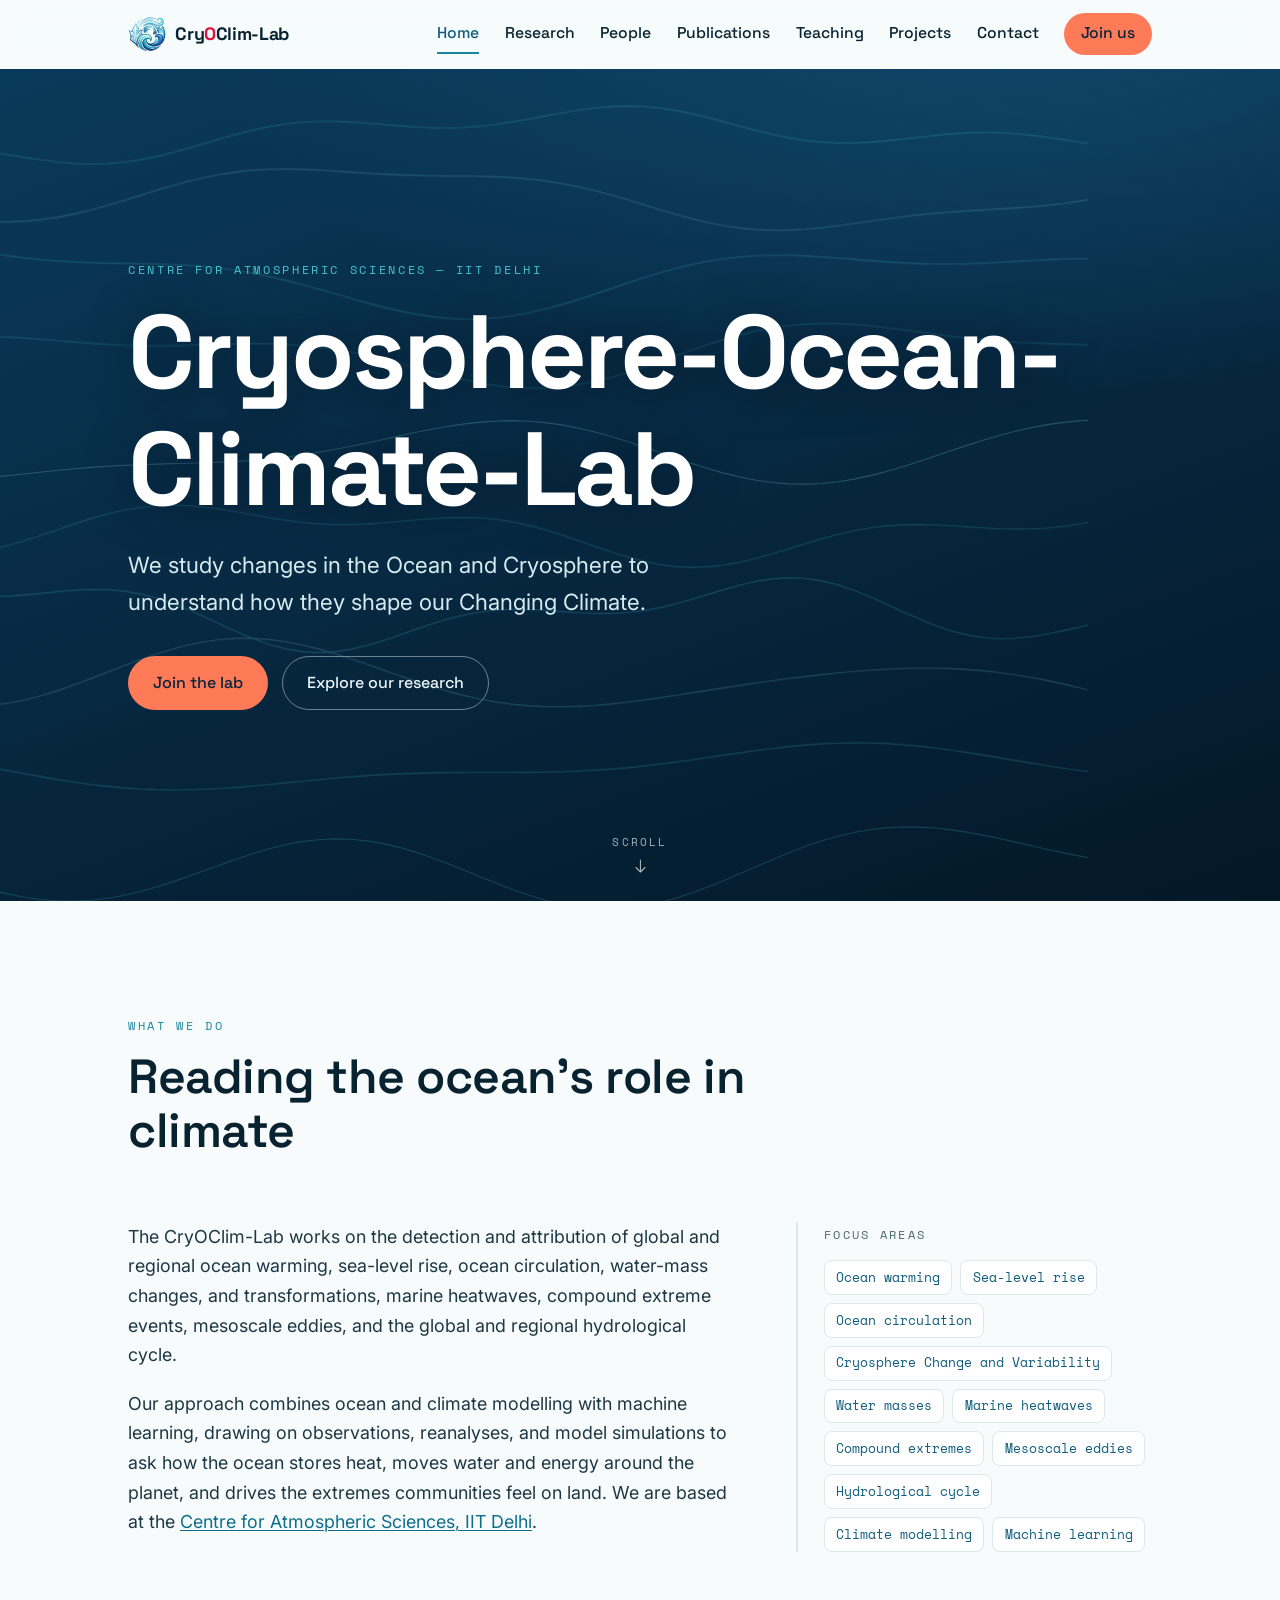
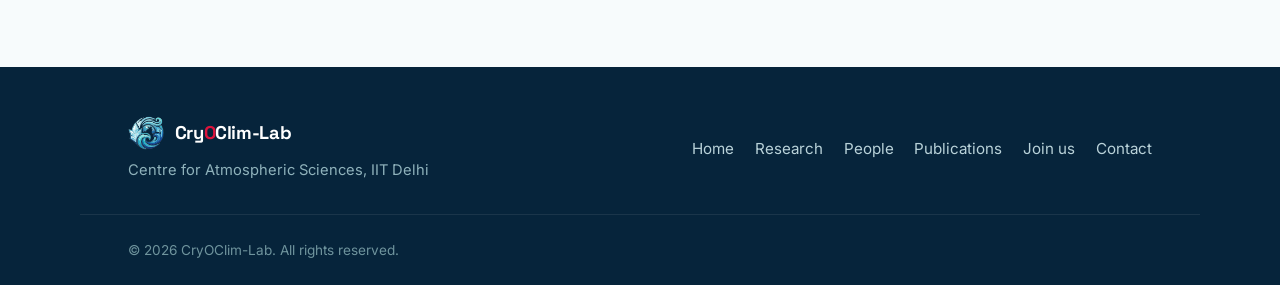
<file: index.html>
<!DOCTYPE html>
<html lang="en">
<head>
  <meta charset="UTF-8" />
  <meta name="viewport" content="width=device-width, initial-scale=1.0" />
  <title>CryOClim-Lab — CAS, IIT Delhi</title>
  <meta name="description" content="The CryOClim-Lab at the Centre for Atmospheric Sciences, IIT Delhi, studies ocean warming, sea-level rise, circulation, marine heatwaves, and the ocean's role in a changing climate." />

  <!-- Social preview -->
  <meta property="og:title" content="CryOClim-Lab" />
  <meta property="og:description" content="Studying the global ocean and its role in a changing climate." />
  <meta property="og:type" content="website" />

  <!-- Fonts -->
  <link rel="preconnect" href="https://fonts.googleapis.com" />
  <link rel="preconnect" href="https://fonts.gstatic.com" crossorigin />
  <link href="https://fonts.googleapis.com/css2?family=Space+Grotesk:wght@400;500;600;700&family=Inter:wght@400;500;600&family=Space+Mono:wght@400;700&display=swap" rel="stylesheet" />

  <link rel="stylesheet" href="style.css" />
  <script>document.documentElement.classList.add('js');</script>
  <style>
    /* PI social / research profile icons */
    .pi__social{ display:flex; flex-wrap:wrap; gap:10px; margin-top:14px; }
    .pi__social a{ width:42px; height:42px; border-radius:10px; border:1px solid var(--c-line);
      background:#fff; display:grid; place-items:center; padding:7px;
      transition:transform .15s ease, border-color .2s ease, box-shadow .2s ease; }
    .pi__social a:hover{ transform:translateY(-2px); border-color:var(--c-current);
      box-shadow:0 8px 18px -10px rgba(8,34,48,.45); }
    .pi__social img{ width:100%; height:100%; object-fit:contain; display:block; }
    .pill--cv{ background:var(--c-foam); border-color:var(--c-current); color:var(--c-ocean); font-weight:600; }
  </style>
  <link rel="icon" type="image/png" href="main-logo/cryoclim-emblem.png" />
</head>
<body>
  <a class="skip-link" href="#main">Skip to content</a>

  <!-- ============ NAV ============ -->
  <header class="nav" id="nav">
    <div class="nav__inner">
      <a class="brand" href="index.html" aria-label="CryOClim-Lab home">
        <span class="brand__mark" aria-hidden="true">
          <img class="brand__img" src="main-logo/cryoclim-emblem.png" alt="" style="height:38px;width:auto;display:block">
        </span>
        <span class="brand__text">Cry<span style="color:#DC143C">O</span>Clim-Lab</span>
      </a>

      <button class="nav__toggle" id="navToggle" aria-expanded="false" aria-controls="navMenu" aria-label="Open menu">
        <span></span><span></span><span></span>
      </button>

      <nav class="nav__menu" id="navMenu" aria-label="Primary">
        <a href="index.html" class="is-active" aria-current="page">Home</a>
        <a href="research.html">Research</a>
        <a href="people.html">People</a>
        <a href="publications.html">Publications</a>
        <a href="teaching.html">Teaching</a>
        <a href="projects.html">Projects</a>
        <a href="contact.html">Contact</a>
        <a href="join.html" class="nav__cta">Join us</a>
      </nav>
    </div>
  </header>

  <main id="main">

    <!-- ============ HERO ============ -->
    <section class="hero" id="home">
      <div class="hero-bg" aria-hidden="true">
        <svg class="contours" viewBox="0 0 1440 820" preserveAspectRatio="xMidYMid slice">
          <g class="contour-lines">
            <path d="M 0.0 -50.1 L 16.0 -53.3 L 32.0 -56.5 L 48.0 -59.8 L 64.0 -63.0 L 80.0 -65.9 L 96.0 -68.5 L 112.0 -70.7 L 128.0 -72.4 L 144.0 -73.5 L 160.0 -74.1 L 176.0 -74.0 L 192.0 -73.4 L 208.0 -72.2 L 224.0 -70.5 L 240.0 -68.5 L 256.0 -66.1 L 272.0 -63.6 L 288.0 -61.0 L 304.0 -58.5 L 320.0 -56.1 L 336.0 -53.9 L 352.0 -52.0 L 368.0 -50.4 L 384.0 -49.1 L 400.0 -48.1 L 416.0 -47.4 L 432.0 -46.8 L 448.0 -46.4 L 464.0 -46.1 L 480.0 -45.7 L 496.0 -45.2 L 512.0 -44.5 L 528.0 -43.6 L 544.0 -42.4 L 560.0 -40.9 L 576.0 -39.1 L 592.0 -37.0 L 608.0 -34.7 L 624.0 -32.3 L 640.0 -29.9 L 656.0 -27.5 L 672.0 -25.2 L 688.0 -23.3 L 704.0 -21.7 L 720.0 -20.5 L 736.0 -19.9 L 752.0 -19.9 L 768.0 -20.4 L 784.0 -21.5 L 800.0 -23.2 L 816.0 -25.3 L 832.0 -27.8 L 848.0 -30.6 L 864.0 -33.5 L 880.0 -36.5 L 896.0 -39.5 L 912.0 -42.2 L 928.0 -44.7 L 944.0 -46.8 L 960.0 -48.5 L 976.0 -49.7 L 992.0 -50.4 L 1008.0 -50.7 L 1024.0 -50.6 L 1040.0 -50.1 L 1056.0 -49.4 L 1072.0 -48.5 L 1088.0 -47.5 L 1104.0 -46.5 L 1120.0 -45.6 L 1136.0 -44.8 L 1152.0 -44.3 L 1168.0 -44.0 L 1184.0 -43.9 L 1200.0 -44.0 L 1216.0 -44.4 L 1232.0 -44.8 L 1248.0 -45.3 L 1264.0 -45.7 L 1280.0 -46.0 L 1296.0 -46.0 L 1312.0 -45.7 L 1328.0 -45.1 L 1344.0 -44.0 L 1360.0 -42.4 L 1376.0 -40.4 L 1392.0 -37.9 L 1408.0 -35.1 L 1424.0 -31.9 L 1440.0 -28.5" />
            <path d="M 0.0 74.2 L 16.0 78.2 L 32.0 81.3 L 48.0 83.6 L 64.0 84.8 L 80.0 85.2 L 96.0 84.8 L 112.0 83.8 L 128.0 82.3 L 144.0 80.6 L 160.0 79.1 L 176.0 77.8 L 192.0 76.9 L 208.0 76.7 L 224.0 77.1 L 240.0 78.2 L 256.0 80.0 L 272.0 82.2 L 288.0 84.7 L 304.0 87.3 L 320.0 89.7 L 336.0 91.7 L 352.0 93.1 L 368.0 93.6 L 384.0 93.3 L 400.0 91.9 L 416.0 89.6 L 432.0 86.4 L 448.0 82.5 L 464.0 78.1 L 480.0 73.4 L 496.0 68.7 L 512.0 64.2 L 528.0 60.1 L 544.0 56.8 L 560.0 54.2 L 576.0 52.5 L 592.0 51.7 L 608.0 51.7 L 624.0 52.3 L 640.0 53.4 L 656.0 54.7 L 672.0 56.1 L 688.0 57.2 L 704.0 57.9 L 720.0 58.1 L 736.0 57.6 L 752.0 56.4 L 768.0 54.5 L 784.0 52.1 L 800.0 49.3 L 816.0 46.2 L 832.0 43.3 L 848.0 40.6 L 864.0 38.5 L 880.0 37.1 L 896.0 36.6 L 912.0 37.0 L 928.0 38.5 L 944.0 40.8 L 960.0 44.0 L 976.0 47.8 L 992.0 52.1 L 1008.0 56.4 L 1024.0 60.7 L 1040.0 64.6 L 1056.0 67.9 L 1072.0 70.4 L 1088.0 72.1 L 1104.0 72.9 L 1120.0 72.9 L 1136.0 72.1 L 1152.0 70.8 L 1168.0 69.1 L 1184.0 67.2 L 1200.0 65.4 L 1216.0 63.9 L 1232.0 62.9 L 1248.0 62.5 L 1264.0 62.8 L 1280.0 63.8 L 1296.0 65.4 L 1312.0 67.5 L 1328.0 69.9 L 1344.0 72.4 L 1360.0 74.7 L 1376.0 76.6 L 1392.0 77.8 L 1408.0 78.3 L 1424.0 77.8 L 1440.0 76.3" />
            <path d="M 0.0 131.7 L 16.0 133.8 L 32.0 135.4 L 48.0 136.6 L 64.0 137.4 L 80.0 138.0 L 96.0 138.6 L 112.0 139.1 L 128.0 139.8 L 144.0 140.6 L 160.0 141.7 L 176.0 143.1 L 192.0 144.6 L 208.0 146.2 L 224.0 147.7 L 240.0 149.1 L 256.0 150.2 L 272.0 150.7 L 288.0 150.7 L 304.0 149.9 L 320.0 148.3 L 336.0 146.0 L 352.0 142.8 L 368.0 139.0 L 384.0 134.6 L 400.0 129.8 L 416.0 124.8 L 432.0 119.8 L 448.0 115.1 L 464.0 110.7 L 480.0 106.9 L 496.0 103.8 L 512.0 101.4 L 528.0 99.7 L 544.0 98.8 L 560.0 98.6 L 576.0 98.9 L 592.0 99.6 L 608.0 100.5 L 624.0 101.6 L 640.0 102.7 L 656.0 103.6 L 672.0 104.3 L 688.0 104.8 L 704.0 105.2 L 720.0 105.4 L 736.0 105.5 L 752.0 105.8 L 768.0 106.3 L 784.0 107.1 L 800.0 108.4 L 816.0 110.3 L 832.0 112.8 L 848.0 116.0 L 864.0 119.7 L 880.0 124.0 L 896.0 128.6 L 912.0 133.5 L 928.0 138.4 L 944.0 143.1 L 960.0 147.5 L 976.0 151.3 L 992.0 154.5 L 1008.0 156.8 L 1024.0 158.3 L 1040.0 158.9 L 1056.0 158.8 L 1072.0 157.9 L 1088.0 156.4 L 1104.0 154.5 L 1120.0 152.3 L 1136.0 150.0 L 1152.0 147.8 L 1168.0 145.6 L 1184.0 143.8 L 1200.0 142.2 L 1216.0 140.9 L 1232.0 139.8 L 1248.0 138.8 L 1264.0 137.9 L 1280.0 136.9 L 1296.0 135.7 L 1312.0 134.2 L 1328.0 132.3 L 1344.0 130.0 L 1360.0 127.1 L 1376.0 123.9 L 1392.0 120.3 L 1408.0 116.5 L 1424.0 112.6 L 1440.0 108.9" />
            <path d="M 0.0 189.7 L 16.0 184.2 L 32.0 179.2 L 48.0 174.8 L 64.0 171.0 L 80.0 168.0 L 96.0 165.9 L 112.0 164.6 L 128.0 164.1 L 144.0 164.4 L 160.0 165.4 L 176.0 167.0 L 192.0 169.0 L 208.0 171.5 L 224.0 174.1 L 240.0 176.9 L 256.0 179.6 L 272.0 182.1 L 288.0 184.4 L 304.0 186.4 L 320.0 188.0 L 336.0 189.3 L 352.0 190.2 L 368.0 190.8 L 384.0 191.3 L 400.0 191.6 L 416.0 191.8 L 432.0 192.2 L 448.0 192.7 L 464.0 193.5 L 480.0 194.8 L 496.0 196.4 L 512.0 198.6 L 528.0 201.3 L 544.0 204.6 L 560.0 208.3 L 576.0 212.4 L 592.0 216.8 L 608.0 221.3 L 624.0 226.0 L 640.0 230.5 L 656.0 234.7 L 672.0 238.4 L 688.0 241.6 L 704.0 244.1 L 720.0 245.8 L 736.0 246.6 L 752.0 246.4 L 768.0 245.2 L 784.0 243.2 L 800.0 240.3 L 816.0 236.5 L 832.0 232.2 L 848.0 227.3 L 864.0 222.1 L 880.0 216.7 L 896.0 211.3 L 912.0 206.0 L 928.0 201.1 L 944.0 196.7 L 960.0 192.8 L 976.0 189.5 L 992.0 187.0 L 1008.0 185.2 L 1024.0 184.0 L 1040.0 183.5 L 1056.0 183.6 L 1072.0 184.2 L 1088.0 185.2 L 1104.0 186.3 L 1120.0 187.6 L 1136.0 188.9 L 1152.0 190.1 L 1168.0 191.1 L 1184.0 191.8 L 1200.0 192.2 L 1216.0 192.2 L 1232.0 191.9 L 1248.0 191.3 L 1264.0 190.5 L 1280.0 189.6 L 1296.0 188.7 L 1312.0 187.9 L 1328.0 187.3 L 1344.0 187.1 L 1360.0 187.3 L 1376.0 188.1 L 1392.0 189.5 L 1408.0 191.6 L 1424.0 194.3 L 1440.0 197.8" />
            <path d="M 0.0 326.6 L 16.0 323.9 L 32.0 320.3 L 48.0 316.0 L 64.0 311.0 L 80.0 305.5 L 96.0 299.8 L 112.0 294.0 L 128.0 288.3 L 144.0 283.0 L 160.0 278.1 L 176.0 273.8 L 192.0 270.2 L 208.0 267.4 L 224.0 265.4 L 240.0 264.1 L 256.0 263.6 L 272.0 263.6 L 288.0 264.2 L 304.0 265.2 L 320.0 266.5 L 336.0 267.8 L 352.0 269.2 L 368.0 270.4 L 384.0 271.4 L 400.0 272.2 L 416.0 272.6 L 432.0 272.8 L 448.0 272.6 L 464.0 272.3 L 480.0 271.8 L 496.0 271.3 L 512.0 270.9 L 528.0 270.7 L 544.0 270.9 L 560.0 271.4 L 576.0 272.5 L 592.0 274.1 L 608.0 276.3 L 624.0 279.1 L 640.0 282.4 L 656.0 286.1 L 672.0 290.2 L 688.0 294.4 L 704.0 298.6 L 720.0 302.7 L 736.0 306.4 L 752.0 309.6 L 768.0 312.2 L 784.0 313.9 L 800.0 314.7 L 816.0 314.5 L 832.0 313.3 L 848.0 311.2 L 864.0 308.0 L 880.0 304.1 L 896.0 299.4 L 912.0 294.2 L 928.0 288.6 L 944.0 282.8 L 960.0 277.1 L 976.0 271.6 L 992.0 266.5 L 1008.0 262.0 L 1024.0 258.1 L 1040.0 255.1 L 1056.0 252.8 L 1072.0 251.4 L 1088.0 250.8 L 1104.0 251.0 L 1120.0 251.8 L 1136.0 253.2 L 1152.0 255.0 L 1168.0 257.0 L 1184.0 259.2 L 1200.0 261.4 L 1216.0 263.5 L 1232.0 265.4 L 1248.0 267.0 L 1264.0 268.3 L 1280.0 269.3 L 1296.0 270.1 L 1312.0 270.7 L 1328.0 271.1 L 1344.0 271.5 L 1360.0 272.1 L 1376.0 272.8 L 1392.0 273.9 L 1408.0 275.4 L 1424.0 277.4 L 1440.0 279.9" />
            <path d="M 0.0 353.4 L 16.0 359.0 L 32.0 364.9 L 48.0 370.9 L 64.0 376.7 L 80.0 382.3 L 96.0 387.4 L 112.0 392.1 L 128.0 396.1 L 144.0 399.4 L 160.0 402.0 L 176.0 403.8 L 192.0 404.9 L 208.0 405.4 L 224.0 405.3 L 240.0 404.6 L 256.0 403.5 L 272.0 402.1 L 288.0 400.6 L 304.0 398.9 L 320.0 397.2 L 336.0 395.5 L 352.0 394.0 L 368.0 392.7 L 384.0 391.6 L 400.0 390.7 L 416.0 390.0 L 432.0 389.5 L 448.0 389.0 L 464.0 388.6 L 480.0 388.1 L 496.0 387.5 L 512.0 386.7 L 528.0 385.6 L 544.0 384.2 L 560.0 382.5 L 576.0 380.4 L 592.0 377.9 L 608.0 375.1 L 624.0 371.9 L 640.0 368.6 L 656.0 365.1 L 672.0 361.6 L 688.0 358.1 L 704.0 355.0 L 720.0 352.1 L 736.0 349.8 L 752.0 348.0 L 768.0 346.9 L 784.0 346.6 L 800.0 347.2 L 816.0 348.5 L 832.0 350.8 L 848.0 353.8 L 864.0 357.6 L 880.0 362.0 L 896.0 366.9 L 912.0 372.2 L 928.0 377.7 L 944.0 383.3 L 960.0 388.7 L 976.0 393.7 L 992.0 398.3 L 1008.0 402.2 L 1024.0 405.4 L 1040.0 407.6 L 1056.0 408.9 L 1072.0 409.2 L 1088.0 408.5 L 1104.0 406.8 L 1120.0 404.2 L 1136.0 400.8 L 1152.0 396.7 L 1168.0 392.0 L 1184.0 386.9 L 1200.0 381.5 L 1216.0 376.1 L 1232.0 370.7 L 1248.0 365.7 L 1264.0 361.0 L 1280.0 356.8 L 1296.0 353.2 L 1312.0 350.3 L 1328.0 348.1 L 1344.0 346.6 L 1360.0 345.8 L 1376.0 345.6 L 1392.0 346.1 L 1408.0 347.1 L 1424.0 348.4 L 1440.0 350.1" />
            <path d="M 0.0 448.5 L 16.0 447.6 L 32.0 447.3 L 48.0 447.7 L 64.0 448.9 L 80.0 450.9 L 96.0 453.7 L 112.0 457.0 L 128.0 460.8 L 144.0 464.8 L 160.0 468.7 L 176.0 472.1 L 192.0 474.9 L 208.0 476.8 L 224.0 477.6 L 240.0 477.3 L 256.0 475.7 L 272.0 473.0 L 288.0 469.2 L 304.0 464.5 L 320.0 459.3 L 336.0 453.8 L 352.0 448.3 L 368.0 443.1 L 384.0 438.5 L 400.0 434.8 L 416.0 432.1 L 432.0 430.4 L 448.0 429.9 L 464.0 430.4 L 480.0 431.9 L 496.0 434.0 L 512.0 436.6 L 528.0 439.5 L 544.0 442.3 L 560.0 444.9 L 576.0 446.9 L 592.0 448.3 L 608.0 449.1 L 624.0 449.1 L 640.0 448.5 L 656.0 447.4 L 672.0 446.0 L 688.0 444.5 L 704.0 443.2 L 720.0 442.2 L 736.0 442.0 L 752.0 442.5 L 768.0 444.0 L 784.0 446.5 L 800.0 450.0 L 816.0 454.3 L 832.0 459.3 L 848.0 464.7 L 864.0 470.3 L 880.0 475.7 L 896.0 480.7 L 912.0 485.0 L 928.0 488.3 L 944.0 490.4 L 960.0 491.2 L 976.0 490.7 L 992.0 488.9 L 1008.0 486.1 L 1024.0 482.2 L 1040.0 477.8 L 1056.0 472.9 L 1072.0 467.9 L 1088.0 463.1 L 1104.0 458.8 L 1120.0 455.1 L 1136.0 452.3 L 1152.0 450.3 L 1168.0 449.3 L 1184.0 449.0 L 1200.0 449.4 L 1216.0 450.2 L 1232.0 451.3 L 1248.0 452.4 L 1264.0 453.2 L 1280.0 453.5 L 1296.0 453.3 L 1312.0 452.3 L 1328.0 450.6 L 1344.0 448.2 L 1360.0 445.1 L 1376.0 441.7 L 1392.0 438.2 L 1408.0 434.7 L 1424.0 431.5 L 1440.0 429.0" />
            <path d="M 0.0 539.4 L 16.0 531.6 L 32.0 524.0 L 48.0 517.0 L 64.0 510.9 L 80.0 506.1 L 96.0 502.8 L 112.0 501.1 L 128.0 500.9 L 144.0 502.0 L 160.0 504.2 L 176.0 507.0 L 192.0 510.2 L 208.0 513.4 L 224.0 516.2 L 240.0 518.3 L 256.0 519.6 L 272.0 519.9 L 288.0 519.5 L 304.0 518.3 L 320.0 516.8 L 336.0 515.1 L 352.0 513.7 L 368.0 513.0 L 384.0 513.2 L 400.0 514.6 L 416.0 517.3 L 432.0 521.3 L 448.0 526.7 L 464.0 533.0 L 480.0 540.1 L 496.0 547.5 L 512.0 554.8 L 528.0 561.5 L 544.0 567.1 L 560.0 571.5 L 576.0 574.2 L 592.0 575.2 L 608.0 574.4 L 624.0 572.0 L 640.0 568.2 L 656.0 563.4 L 672.0 558.0 L 688.0 552.3 L 704.0 546.9 L 720.0 542.1 L 736.0 538.1 L 752.0 535.2 L 768.0 533.4 L 784.0 532.6 L 800.0 532.8 L 816.0 533.6 L 832.0 534.8 L 848.0 535.9 L 864.0 536.6 L 880.0 536.7 L 896.0 535.9 L 912.0 534.0 L 928.0 531.1 L 944.0 527.3 L 960.0 522.8 L 976.0 518.0 L 992.0 513.1 L 1008.0 508.6 L 1024.0 505.0 L 1040.0 502.5 L 1056.0 501.5 L 1072.0 502.1 L 1088.0 504.5 L 1104.0 508.4 L 1120.0 513.8 L 1136.0 520.2 L 1152.0 527.4 L 1168.0 534.8 L 1184.0 541.9 L 1200.0 548.4 L 1216.0 553.8 L 1232.0 557.9 L 1248.0 560.5 L 1264.0 561.5 L 1280.0 561.0 L 1296.0 559.3 L 1312.0 556.6 L 1328.0 553.3 L 1344.0 549.7 L 1360.0 546.3 L 1376.0 543.4 L 1392.0 541.2 L 1408.0 539.9 L 1424.0 539.5 L 1440.0 539.9" />
            <path d="M 0.0 571.4 L 16.0 572.3 L 32.0 574.2 L 48.0 577.0 L 64.0 580.8 L 80.0 585.2 L 96.0 590.2 L 112.0 595.6 L 128.0 601.2 L 144.0 606.8 L 160.0 612.0 L 176.0 616.8 L 192.0 621.0 L 208.0 624.3 L 224.0 626.6 L 240.0 627.9 L 256.0 628.0 L 272.0 627.0 L 288.0 624.8 L 304.0 621.6 L 320.0 617.4 L 336.0 612.4 L 352.0 606.8 L 368.0 600.8 L 384.0 594.6 L 400.0 588.4 L 416.0 582.4 L 432.0 576.8 L 448.0 571.9 L 464.0 567.7 L 480.0 564.5 L 496.0 562.3 L 512.0 561.2 L 528.0 561.3 L 544.0 562.4 L 560.0 564.5 L 576.0 567.6 L 592.0 571.5 L 608.0 576.1 L 624.0 581.3 L 640.0 586.7 L 656.0 592.4 L 672.0 598.0 L 688.0 603.5 L 704.0 608.6 L 720.0 613.4 L 736.0 617.6 L 752.0 621.1 L 768.0 624.0 L 784.0 626.2 L 800.0 627.7 L 816.0 628.5 L 832.0 628.6 L 848.0 628.2 L 864.0 627.3 L 880.0 625.9 L 896.0 624.1 L 912.0 622.1 L 928.0 619.8 L 944.0 617.4 L 960.0 614.9 L 976.0 612.4 L 992.0 609.9 L 1008.0 607.5 L 1024.0 605.1 L 1040.0 602.9 L 1056.0 600.7 L 1072.0 598.8 L 1088.0 596.9 L 1104.0 595.3 L 1120.0 593.8 L 1136.0 592.6 L 1152.0 591.6 L 1168.0 590.9 L 1184.0 590.6 L 1200.0 590.6 L 1216.0 591.0 L 1232.0 591.9 L 1248.0 593.2 L 1264.0 595.0 L 1280.0 597.2 L 1296.0 599.9 L 1312.0 603.0 L 1328.0 606.5 L 1344.0 610.3 L 1360.0 614.2 L 1376.0 618.3 L 1392.0 622.4 L 1408.0 626.2 L 1424.0 629.8 L 1440.0 633.0" />
            <path d="M 0.0 678.4 L 16.0 677.3 L 32.0 676.3 L 48.0 675.2 L 64.0 674.3 L 80.0 673.6 L 96.0 673.0 L 112.0 672.8 L 128.0 672.8 L 144.0 673.2 L 160.0 674.0 L 176.0 675.2 L 192.0 676.7 L 208.0 678.6 L 224.0 680.8 L 240.0 683.3 L 256.0 686.0 L 272.0 688.9 L 288.0 691.8 L 304.0 694.8 L 320.0 697.6 L 336.0 700.4 L 352.0 702.9 L 368.0 705.1 L 384.0 706.9 L 400.0 708.4 L 416.0 709.5 L 432.0 710.2 L 448.0 710.5 L 464.0 710.3 L 480.0 709.8 L 496.0 709.0 L 512.0 707.9 L 528.0 706.6 L 544.0 705.1 L 560.0 703.5 L 576.0 701.9 L 592.0 700.4 L 608.0 698.9 L 624.0 697.6 L 640.0 696.4 L 656.0 695.4 L 672.0 694.6 L 688.0 694.1 L 704.0 693.7 L 720.0 693.4 L 736.0 693.3 L 752.0 693.3 L 768.0 693.3 L 784.0 693.3 L 800.0 693.2 L 816.0 693.0 L 832.0 692.6 L 848.0 692.0 L 864.0 691.1 L 880.0 690.0 L 896.0 688.7 L 912.0 687.0 L 928.0 685.2 L 944.0 683.1 L 960.0 680.9 L 976.0 678.5 L 992.0 676.2 L 1008.0 673.9 L 1024.0 671.6 L 1040.0 669.6 L 1056.0 667.8 L 1072.0 666.3 L 1088.0 665.1 L 1104.0 664.4 L 1120.0 664.1 L 1136.0 664.2 L 1152.0 664.8 L 1168.0 665.9 L 1184.0 667.3 L 1200.0 669.1 L 1216.0 671.3 L 1232.0 673.7 L 1248.0 676.2 L 1264.0 678.9 L 1280.0 681.6 L 1296.0 684.3 L 1312.0 686.9 L 1328.0 689.3 L 1344.0 691.5 L 1360.0 693.5 L 1376.0 695.1 L 1392.0 696.4 L 1408.0 697.4 L 1424.0 698.1 L 1440.0 698.6" />
            <path d="M 0.0 759.1 L 16.0 758.6 L 32.0 758.5 L 48.0 758.8 L 64.0 759.5 L 80.0 760.8 L 96.0 762.7 L 112.0 765.2 L 128.0 768.2 L 144.0 771.9 L 160.0 776.0 L 176.0 780.6 L 192.0 785.4 L 208.0 790.5 L 224.0 795.6 L 240.0 800.6 L 256.0 805.4 L 272.0 809.7 L 288.0 813.4 L 304.0 816.4 L 320.0 818.6 L 336.0 819.8 L 352.0 820.0 L 368.0 819.2 L 384.0 817.4 L 400.0 814.5 L 416.0 810.8 L 432.0 806.4 L 448.0 801.3 L 464.0 795.7 L 480.0 789.9 L 496.0 784.1 L 512.0 778.4 L 528.0 773.1 L 544.0 768.4 L 560.0 764.4 L 576.0 761.4 L 592.0 759.5 L 608.0 758.7 L 624.0 759.0 L 640.0 760.6 L 656.0 763.3 L 672.0 767.0 L 688.0 771.7 L 704.0 777.2 L 720.0 783.2 L 736.0 789.6 L 752.0 796.2 L 768.0 802.6 L 784.0 808.8 L 800.0 814.3 L 816.0 819.1 L 832.0 823.0 L 848.0 825.8 L 864.0 827.4 L 880.0 827.8 L 896.0 827.0 L 912.0 824.9 L 928.0 821.6 L 944.0 817.3 L 960.0 812.0 L 976.0 806.1 L 992.0 799.6 L 1008.0 792.7 L 1024.0 785.8 L 1040.0 778.9 L 1056.0 772.3 L 1072.0 766.2 L 1088.0 760.8 L 1104.0 756.1 L 1120.0 752.4 L 1136.0 749.6 L 1152.0 747.8 L 1168.0 746.9 L 1184.0 747.1 L 1200.0 748.0 L 1216.0 749.8 L 1232.0 752.3 L 1248.0 755.2 L 1264.0 758.5 L 1280.0 762.1 L 1296.0 765.7 L 1312.0 769.3 L 1328.0 772.7 L 1344.0 775.9 L 1360.0 778.6 L 1376.0 780.9 L 1392.0 782.8 L 1408.0 784.2 L 1424.0 785.1 L 1440.0 785.5" />
            <path d="M 0.0 862.4 L 16.0 861.0 L 32.0 859.7 L 48.0 858.6 L 64.0 857.9 L 80.0 857.5 L 96.0 857.4 L 112.0 857.6 L 128.0 858.0 L 144.0 858.5 L 160.0 859.1 L 176.0 859.7 L 192.0 860.2 L 208.0 860.3 L 224.0 860.2 L 240.0 859.6 L 256.0 858.5 L 272.0 857.0 L 288.0 854.9 L 304.0 852.4 L 320.0 849.4 L 336.0 846.1 L 352.0 842.6 L 368.0 839.0 L 384.0 835.3 L 400.0 831.9 L 416.0 828.7 L 432.0 825.9 L 448.0 823.6 L 464.0 821.9 L 480.0 820.9 L 496.0 820.5 L 512.0 820.8 L 528.0 821.8 L 544.0 823.3 L 560.0 825.3 L 576.0 827.7 L 592.0 830.4 L 608.0 833.2 L 624.0 836.0 L 640.0 838.7 L 656.0 841.2 L 672.0 843.4 L 688.0 845.3 L 704.0 846.7 L 720.0 847.8 L 736.0 848.6 L 752.0 849.0 L 768.0 849.1 L 784.0 849.1 L 800.0 849.0 L 816.0 848.9 L 832.0 848.9 L 848.0 849.2 L 864.0 849.7 L 880.0 850.5 L 896.0 851.8 L 912.0 853.3 L 928.0 855.3 L 944.0 857.5 L 960.0 859.9 L 976.0 862.4 L 992.0 865.0 L 1008.0 867.5 L 1024.0 869.7 L 1040.0 871.6 L 1056.0 873.0 L 1072.0 873.9 L 1088.0 874.3 L 1104.0 873.9 L 1120.0 873.0 L 1136.0 871.4 L 1152.0 869.3 L 1168.0 866.6 L 1184.0 863.6 L 1200.0 860.3 L 1216.0 856.8 L 1232.0 853.3 L 1248.0 850.0 L 1264.0 846.8 L 1280.0 844.0 L 1296.0 841.7 L 1312.0 839.8 L 1328.0 838.3 L 1344.0 837.5 L 1360.0 837.0 L 1376.0 837.0 L 1392.0 837.4 L 1408.0 838.0 L 1424.0 838.8 L 1440.0 839.7" />
          </g>
        </svg>
      </div>

      <div class="hero__content">
        <p class="eyebrow eyebrow--light">Centre for Atmospheric Sciences — IIT Delhi</p>
        <h1 class="hero__title">Cryosphere-Ocean-Climate-Lab</h1>
        <p class="hero__lede">
          We study changes in the Ocean and Cryosphere to understand how they shape our Changing Climate.
        </p>
        <div class="hero__actions">
          <a class="btn btn--primary" href="join.html">Join the lab</a>
          <a class="btn btn--ghost" href="research.html">Explore our research</a>
        </div>
      </div>

      <a class="hero__scroll" href="#about" aria-label="Scroll to about">
        <span>Scroll</span>
        <svg viewBox="0 0 24 24" width="18" height="18"><path d="M12 4v16M6 14l6 6 6-6" fill="none" stroke="currentColor" stroke-width="1.5" stroke-linecap="round" stroke-linejoin="round"/></svg>
      </a>
    </section>

    <!-- ============ ABOUT ============ -->
    <section class="section" id="about">
      <div class="container">
        <div class="section__head reveal">
          <p class="eyebrow">What we do</p>
          <h2 class="section__title">Reading the ocean's role in climate</h2>
        </div>

        <div class="about__grid">
          <div class="about__lead reveal">
            <p>
              The CryOClim-Lab works on the detection and attribution of global and regional
              ocean warming, sea-level rise, ocean circulation, water-mass changes, and
              transformations, marine heatwaves, compound extreme events, mesoscale eddies, and the
              global and regional hydrological cycle.
            </p>
            <p>
              Our approach combines ocean and climate modelling with machine learning, drawing on
              observations, reanalyses, and model simulations to ask how the ocean stores heat,
              moves water and energy around the planet, and drives the extremes communities feel on
              land. We are based at the <a href="https://cas.iitd.ac.in/" target="_blank" rel="noopener">Centre for Atmospheric Sciences, IIT Delhi</a>.
            </p>
          </div>

          <aside class="about__focus reveal" aria-label="Research focus areas">
            <p class="about__focus-label">Focus areas</p>
            <ul class="taglist">
              <li>Ocean warming</li>
              <li>Sea-level rise</li>
              <li>Ocean circulation</li>
              <li>Cryosphere Change and Variability</li>
              <li>Water masses</li>
              <li>Marine heatwaves</li>
              <li>Compound extremes</li>
              <li>Mesoscale eddies</li>
              <li>Hydrological cycle</li>
              <li>Climate modelling</li>
              <li>Machine learning</li>
            </ul>
          </aside>
        </div>
      </div>
    </section>
  </main>

  <!-- ============ FOOTER ============ -->
  <footer class="footer">
    <div class="container footer__inner">
      <div class="footer__brand">
        <span style="display:flex;align-items:center;gap:11px;">
          <img src="main-logo/cryoclim-emblem.png" alt="" style="height:36px;width:auto;display:block;flex:0 0 auto">
          <span class="brand__text">Cry<span style="color:#DC143C">O</span>Clim-Lab</span>
        </span>
        <p>Centre for Atmospheric Sciences, IIT Delhi</p>
      </div>
      <nav class="footer__links" aria-label="Footer">
        <a href="index.html">Home</a>
        <a href="research.html">Research</a>
        <a href="people.html">People</a>
        <a href="publications.html">Publications</a>
        <a href="join.html">Join us</a>
        <a href="contact.html">Contact</a>
      </nav>
    </div>
    <div class="container footer__legal">
      <p>&copy; <span id="year">2025</span> CryOClim-Lab. All rights reserved.</p>
    </div>
  </footer>

  <script src="script.js"></script>
</body>
</html>
</file>
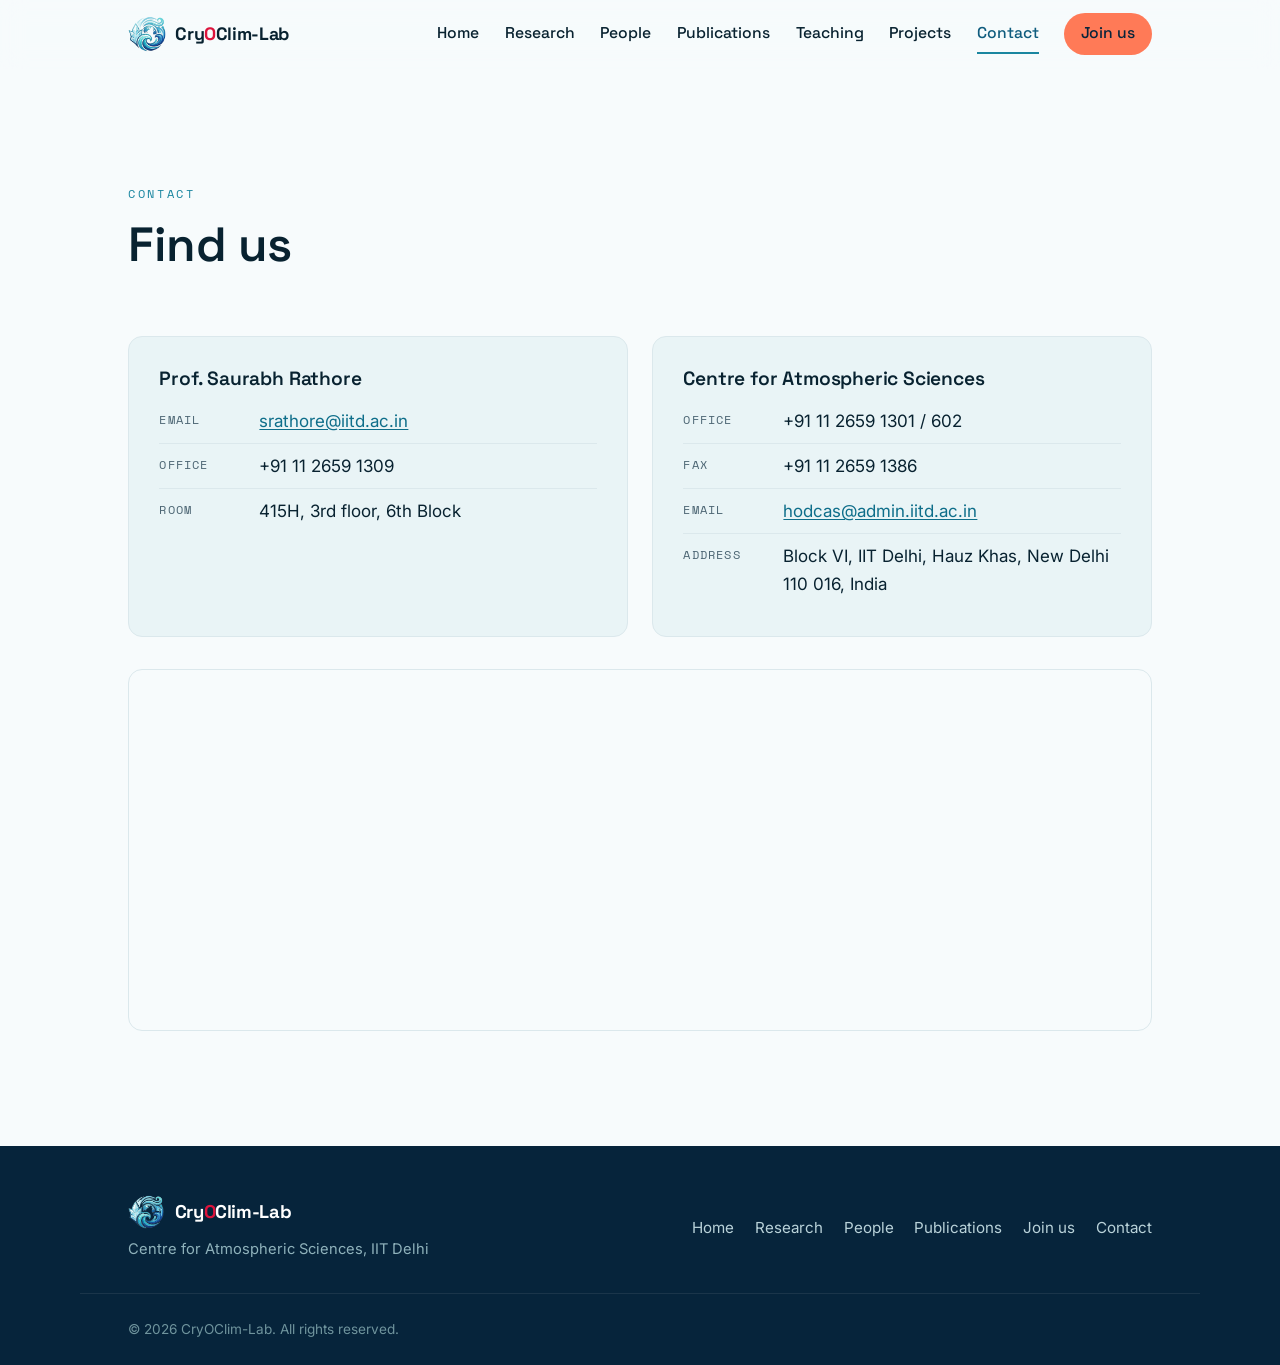
<file: contact.html>
<!DOCTYPE html>
<html lang="en">
<head>
  <meta charset="UTF-8" />
  <meta name="viewport" content="width=device-width, initial-scale=1.0" />
  <title>Contact — CryOClim-Lab</title>
  <meta name="description" content="The CryOClim-Lab at the Centre for Atmospheric Sciences, IIT Delhi, studies ocean warming, sea-level rise, circulation, marine heatwaves, and the ocean's role in a changing climate." />

  <!-- Social preview -->
  <meta property="og:title" content="CryOClim-Lab" />
  <meta property="og:description" content="Studying the global ocean and its role in a changing climate." />
  <meta property="og:type" content="website" />

  <!-- Fonts -->
  <link rel="preconnect" href="https://fonts.googleapis.com" />
  <link rel="preconnect" href="https://fonts.gstatic.com" crossorigin />
  <link href="https://fonts.googleapis.com/css2?family=Space+Grotesk:wght@400;500;600;700&family=Inter:wght@400;500;600&family=Space+Mono:wght@400;700&display=swap" rel="stylesheet" />

  <link rel="stylesheet" href="style.css" />
  <script>document.documentElement.classList.add('js');</script>
  <style>
    /* PI social / research profile icons */
    .pi__social{ display:flex; flex-wrap:wrap; gap:10px; margin-top:14px; }
    .pi__social a{ width:42px; height:42px; border-radius:10px; border:1px solid var(--c-line);
      background:#fff; display:grid; place-items:center; padding:7px;
      transition:transform .15s ease, border-color .2s ease, box-shadow .2s ease; }
    .pi__social a:hover{ transform:translateY(-2px); border-color:var(--c-current);
      box-shadow:0 8px 18px -10px rgba(8,34,48,.45); }
    .pi__social img{ width:100%; height:100%; object-fit:contain; display:block; }
    .pill--cv{ background:var(--c-foam); border-color:var(--c-current); color:var(--c-ocean); font-weight:600; }
  </style>
  <link rel="icon" type="image/png" href="main-logo/cryoclim-emblem.png" />
</head>
<body>
  <a class="skip-link" href="#main">Skip to content</a>

  <!-- ============ NAV ============ -->
  <header class="nav" id="nav">
    <div class="nav__inner">
      <a class="brand" href="index.html" aria-label="CryOClim-Lab home">
        <span class="brand__mark" aria-hidden="true">
          <img class="brand__img" src="main-logo/cryoclim-emblem.png" alt="" style="height:38px;width:auto;display:block">
        </span>
        <span class="brand__text">Cry<span style="color:#DC143C">O</span>Clim-Lab</span>
      </a>

      <button class="nav__toggle" id="navToggle" aria-expanded="false" aria-controls="navMenu" aria-label="Open menu">
        <span></span><span></span><span></span>
      </button>

      <nav class="nav__menu" id="navMenu" aria-label="Primary">
        <a href="index.html">Home</a>
        <a href="research.html">Research</a>
        <a href="people.html">People</a>
        <a href="publications.html">Publications</a>
        <a href="teaching.html">Teaching</a>
        <a href="projects.html">Projects</a>
        <a href="contact.html" class="is-active" aria-current="page">Contact</a>
        <a href="join.html" class="nav__cta">Join us</a>
      </nav>
    </div>
  </header>

  <main id="main">

    <!-- ============ CONTACT ============ -->
    <section class="section" id="contact">
      <div class="container">
        <div class="section__head reveal">
          <p class="eyebrow">Contact</p>
          <h2 class="section__title">Find us</h2>
        </div>

        <div class="contact-grid">
          <div class="contact-card reveal">
            <h3>Prof. Saurabh Rathore</h3>
            <dl class="contact-dl">
              <div><dt>Email</dt><dd><a href="mailto:srathore@iitd.ac.in">srathore@iitd.ac.in</a></dd></div>
              <div><dt>Office</dt><dd>+91 11 2659 1309</dd></div>
              <div><dt>Room</dt><dd>415H, 3rd floor, 6th Block</dd></div>
            </dl>
          </div>

          <div class="contact-card reveal">
            <h3>Centre for Atmospheric Sciences</h3>
            <dl class="contact-dl">
              <div><dt>Office</dt><dd>+91 11 2659 1301 / 602</dd></div>
              <div><dt>Fax</dt><dd>+91 11 2659 1386</dd></div>
              <div><dt>Email</dt><dd><a href="mailto:hodcas@admin.iitd.ac.in">hodcas@admin.iitd.ac.in</a></dd></div>
              <div><dt>Address</dt><dd>Block VI, IIT Delhi, Hauz Khas, New Delhi 110 016, India</dd></div>
            </dl>
          </div>
        </div>

        <div class="contact-map reveal">
          <iframe
            title="IIT Delhi location map"
            src="https://www.google.com/maps?q=Indian+Institute+of+Technology+Delhi&output=embed"
            loading="lazy"
            referrerpolicy="no-referrer-when-downgrade"></iframe>
        </div>
      </div>
    </section>
  </main>

  <!-- ============ FOOTER ============ -->
  <footer class="footer">
    <div class="container footer__inner">
      <div class="footer__brand">
        <span style="display:flex;align-items:center;gap:11px;">
          <img src="main-logo/cryoclim-emblem.png" alt="" style="height:36px;width:auto;display:block;flex:0 0 auto">
          <span class="brand__text">Cry<span style="color:#DC143C">O</span>Clim-Lab</span>
        </span>
        <p>Centre for Atmospheric Sciences, IIT Delhi</p>
      </div>
      <nav class="footer__links" aria-label="Footer">
        <a href="index.html">Home</a>
        <a href="research.html">Research</a>
        <a href="people.html">People</a>
        <a href="publications.html">Publications</a>
        <a href="join.html">Join us</a>
        <a href="contact.html">Contact</a>
      </nav>
    </div>
    <div class="container footer__legal">
      <p>&copy; <span id="year">2025</span> CryOClim-Lab. All rights reserved.</p>
    </div>
  </footer>

  <script src="script.js"></script>
</body>
</html>
</file>
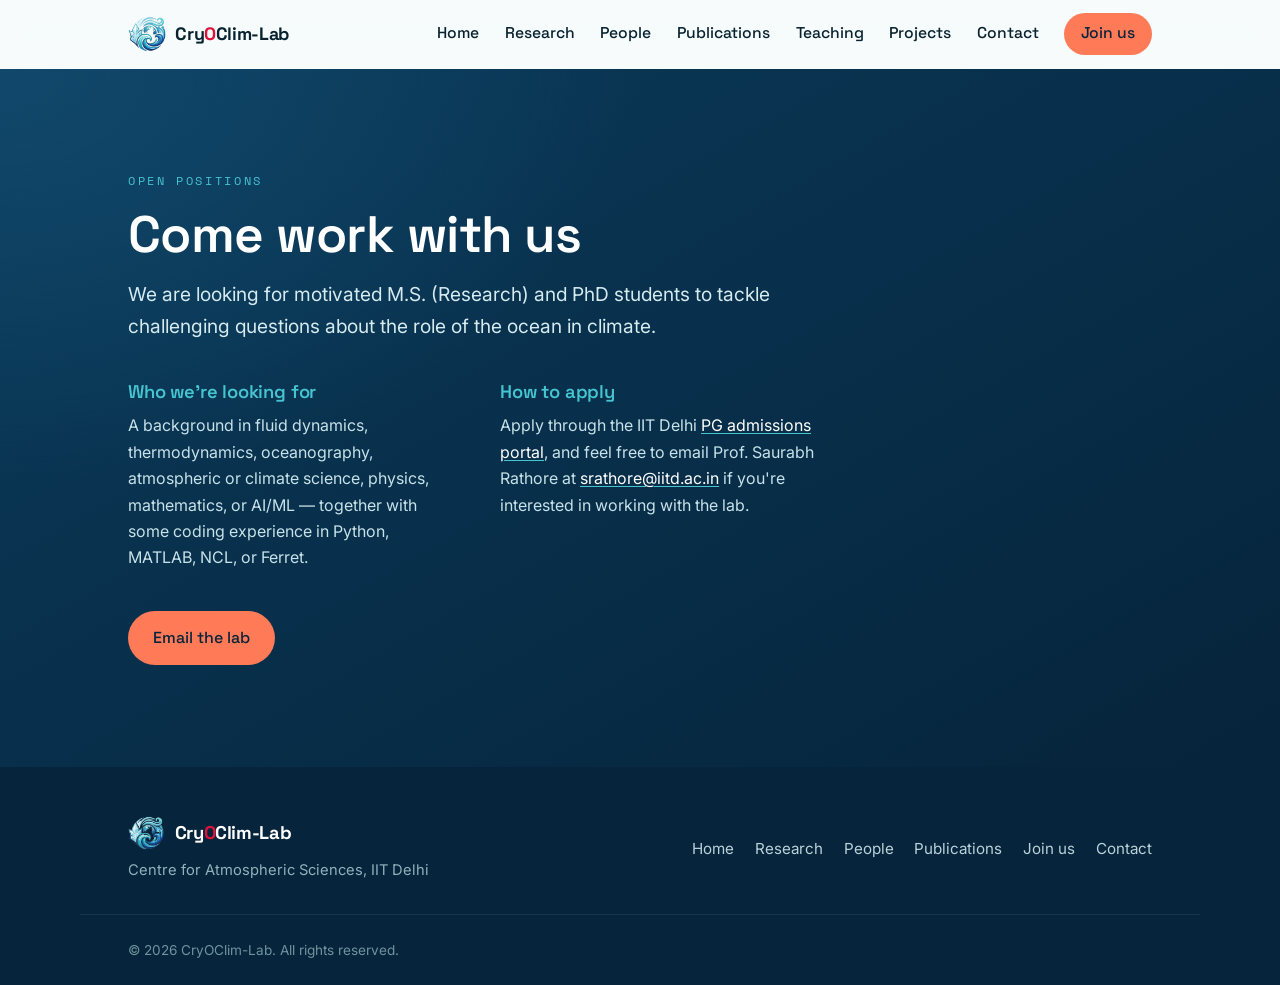
<file: join.html>
<!DOCTYPE html>
<html lang="en">
<head>
  <meta charset="UTF-8" />
  <meta name="viewport" content="width=device-width, initial-scale=1.0" />
  <title>Join Us — CryOClim-Lab</title>
  <meta name="description" content="The CryOClim-Lab at the Centre for Atmospheric Sciences, IIT Delhi, studies ocean warming, sea-level rise, circulation, marine heatwaves, and the ocean's role in a changing climate." />

  <!-- Social preview -->
  <meta property="og:title" content="CryOClim-Lab" />
  <meta property="og:description" content="Studying the global ocean and its role in a changing climate." />
  <meta property="og:type" content="website" />

  <!-- Fonts -->
  <link rel="preconnect" href="https://fonts.googleapis.com" />
  <link rel="preconnect" href="https://fonts.gstatic.com" crossorigin />
  <link href="https://fonts.googleapis.com/css2?family=Space+Grotesk:wght@400;500;600;700&family=Inter:wght@400;500;600&family=Space+Mono:wght@400;700&display=swap" rel="stylesheet" />

  <link rel="stylesheet" href="style.css" />
  <script>document.documentElement.classList.add('js');</script>
  <style>
    /* PI social / research profile icons */
    .pi__social{ display:flex; flex-wrap:wrap; gap:10px; margin-top:14px; }
    .pi__social a{ width:42px; height:42px; border-radius:10px; border:1px solid var(--c-line);
      background:#fff; display:grid; place-items:center; padding:7px;
      transition:transform .15s ease, border-color .2s ease, box-shadow .2s ease; }
    .pi__social a:hover{ transform:translateY(-2px); border-color:var(--c-current);
      box-shadow:0 8px 18px -10px rgba(8,34,48,.45); }
    .pi__social img{ width:100%; height:100%; object-fit:contain; display:block; }
    .pill--cv{ background:var(--c-foam); border-color:var(--c-current); color:var(--c-ocean); font-weight:600; }
  </style>
  <link rel="icon" type="image/png" href="main-logo/cryoclim-emblem.png" />
</head>
<body>
  <a class="skip-link" href="#main">Skip to content</a>

  <!-- ============ NAV ============ -->
  <header class="nav" id="nav">
    <div class="nav__inner">
      <a class="brand" href="index.html" aria-label="CryOClim-Lab home">
        <span class="brand__mark" aria-hidden="true">
          <img class="brand__img" src="main-logo/cryoclim-emblem.png" alt="" style="height:38px;width:auto;display:block">
        </span>
        <span class="brand__text">Cry<span style="color:#DC143C">O</span>Clim-Lab</span>
      </a>

      <button class="nav__toggle" id="navToggle" aria-expanded="false" aria-controls="navMenu" aria-label="Open menu">
        <span></span><span></span><span></span>
      </button>

      <nav class="nav__menu" id="navMenu" aria-label="Primary">
        <a href="index.html">Home</a>
        <a href="research.html">Research</a>
        <a href="people.html">People</a>
        <a href="publications.html">Publications</a>
        <a href="teaching.html">Teaching</a>
        <a href="projects.html">Projects</a>
        <a href="contact.html">Contact</a>
        <a href="join.html" class="nav__cta" aria-current="page">Join us</a>
      </nav>
    </div>
  </header>

  <main id="main">

    <!-- ============ JOIN US ============ -->
    <section class="join" id="join">
      <div class="container">
        <div class="join__inner reveal">
          <p class="eyebrow eyebrow--light">Open positions</p>
          <h2 class="join__title">Come work with us</h2>
          <p class="join__lede">
            We are looking for motivated M.S. (Research) and PhD students to tackle challenging
            questions about the role of the ocean in climate.
          </p>

          <div class="join__cols">
            <div class="join__col">
              <h3>Who we're looking for</h3>
              <p>
                A background in fluid dynamics, thermodynamics, oceanography, atmospheric or climate
                science, physics, mathematics, or AI/ML — together with some coding experience in
                Python, MATLAB, NCL, or Ferret.
              </p>
            </div>
            <div class="join__col">
              <h3>How to apply</h3>
              <p>
                Apply through the IIT Delhi
                <a href="https://home.iitd.ac.in/pg-admissions.php" target="_blank" rel="noopener">PG admissions portal</a>,
                and feel free to email Prof. Saurabh Rathore at
                <a href="mailto:srathore@iitd.ac.in">srathore@iitd.ac.in</a>
                if you're interested in working with the lab.
              </p>
            </div>
          </div>

          <a class="btn btn--primary" href="mailto:srathore@iitd.ac.in">Email the lab</a>
        </div>
      </div>
    </section>
  </main>

  <!-- ============ FOOTER ============ -->
  <footer class="footer">
    <div class="container footer__inner">
      <div class="footer__brand">
        <span style="display:flex;align-items:center;gap:11px;">
          <img src="main-logo/cryoclim-emblem.png" alt="" style="height:36px;width:auto;display:block;flex:0 0 auto">
          <span class="brand__text">Cry<span style="color:#DC143C">O</span>Clim-Lab</span>
        </span>
        <p>Centre for Atmospheric Sciences, IIT Delhi</p>
      </div>
      <nav class="footer__links" aria-label="Footer">
        <a href="index.html">Home</a>
        <a href="research.html">Research</a>
        <a href="people.html">People</a>
        <a href="publications.html">Publications</a>
        <a href="join.html">Join us</a>
        <a href="contact.html">Contact</a>
      </nav>
    </div>
    <div class="container footer__legal">
      <p>&copy; <span id="year">2025</span> CryOClim-Lab. All rights reserved.</p>
    </div>
  </footer>

  <script src="script.js"></script>
</body>
</html>
</file>
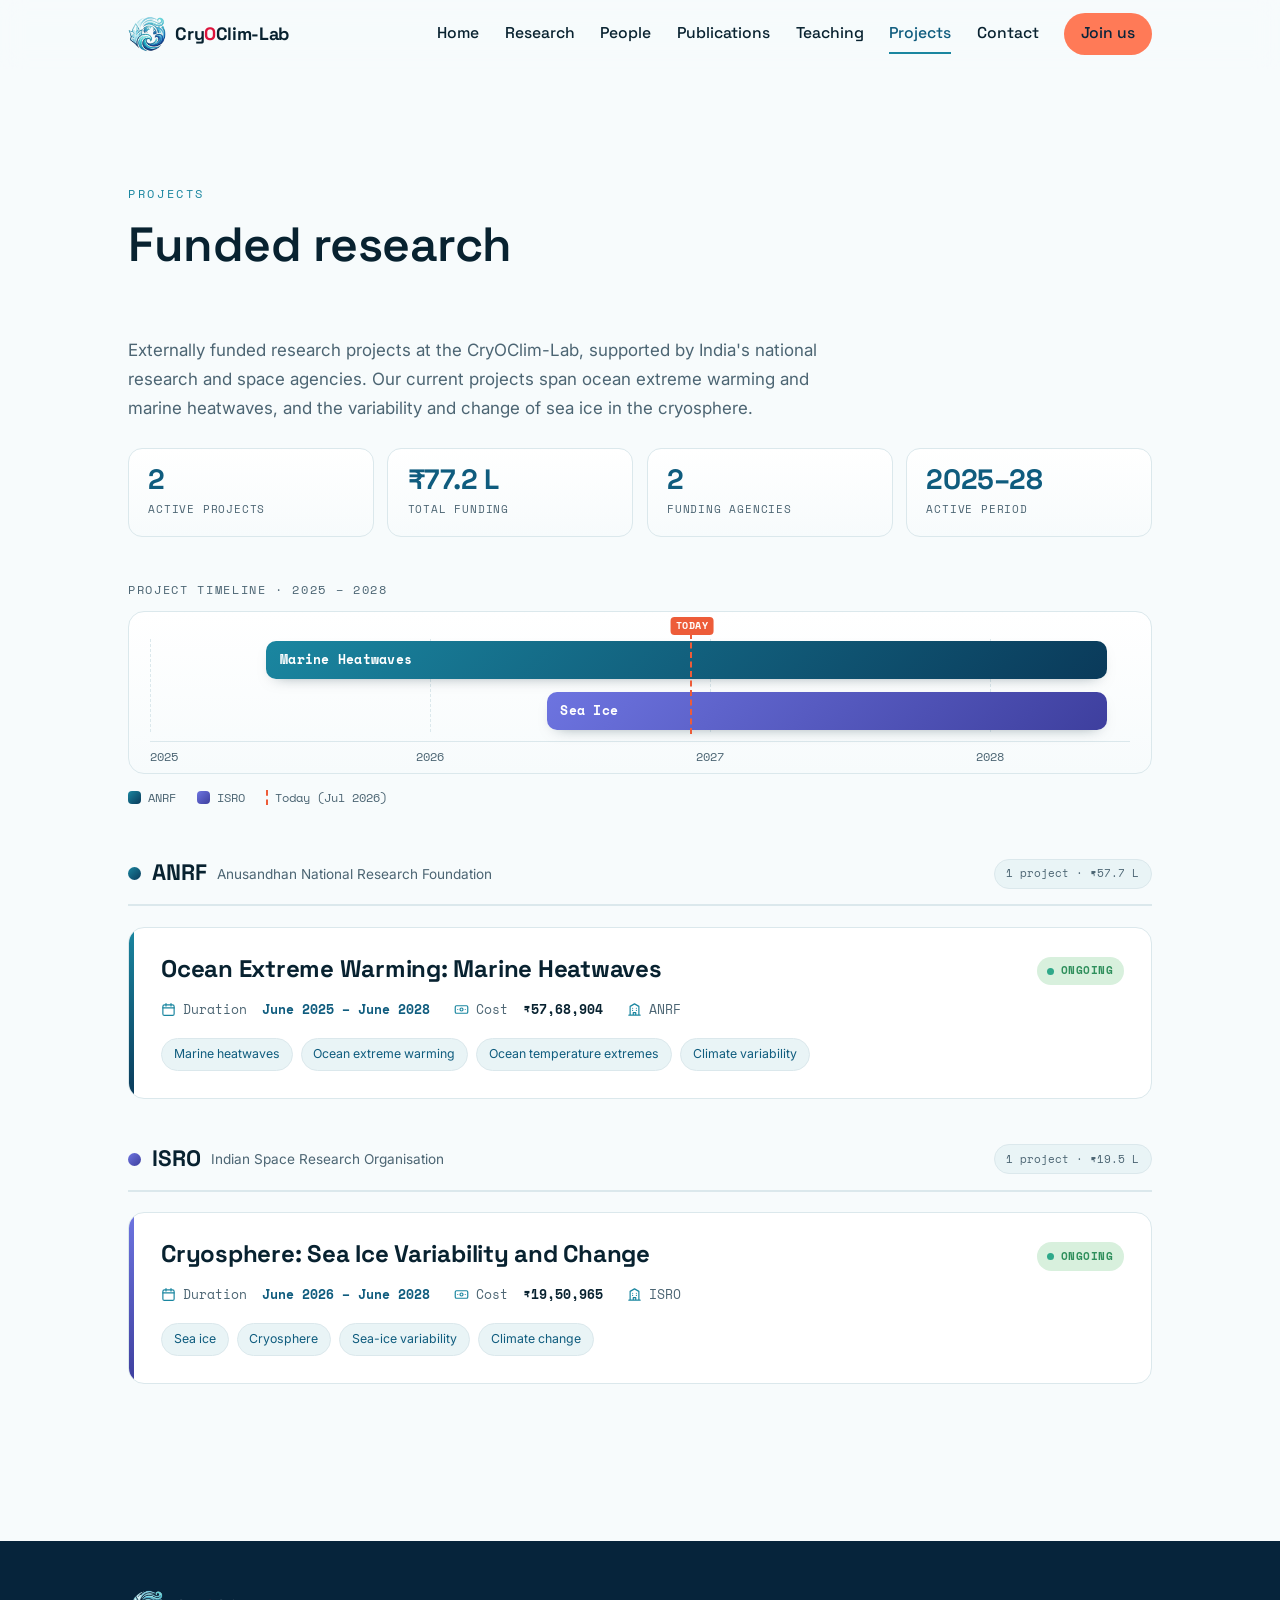
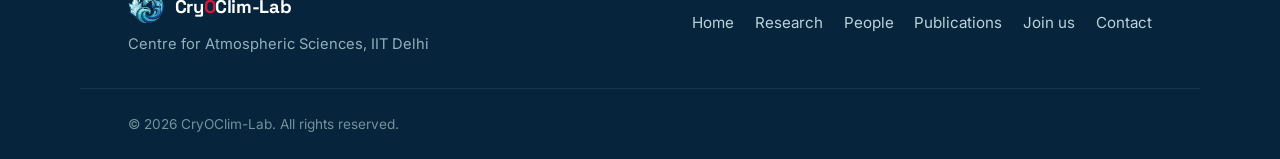
<file: projects.html>
<!DOCTYPE html>
<html lang="en">
<head>
  <meta charset="UTF-8" />
  <meta name="viewport" content="width=device-width, initial-scale=1.0" />
  <title>Projects — CryOClim-Lab</title>
  <meta name="description" content="Externally funded research projects at the CryOClim-Lab, CAS, IIT Delhi — on ocean extreme warming and marine heatwaves (ANRF) and cryosphere sea-ice variability (ISRO)." />

  <!-- Social preview -->
  <meta property="og:title" content="CryOClim-Lab — Projects" />
  <meta property="og:description" content="Funded research on ocean extreme warming, marine heatwaves, and cryosphere dynamics." />
  <meta property="og:type" content="website" />

  <!-- Fonts -->
  <link rel="preconnect" href="https://fonts.googleapis.com" />
  <link rel="preconnect" href="https://fonts.gstatic.com" crossorigin />
  <link href="https://fonts.googleapis.com/css2?family=Space+Grotesk:wght@400;500;600;700&family=Inter:wght@400;500;600&family=Space+Mono:wght@400;700&display=swap" rel="stylesheet" />

  <link rel="stylesheet" href="style.css" />
  <script>document.documentElement.classList.add('js');</script>
  <style>
    /* ===== Projects page ===== */
    .proj-intro{ max-width:66ch; color:var(--c-slate); font-size:1.06rem; line-height:1.72; margin:.2rem 0 1.5rem; }

    /* funding summary */
    .pstats{ display:flex; flex-wrap:wrap; gap:.85rem; margin:0 0 2.7rem; }
    .pstat{ flex:1 1 150px; background:linear-gradient(180deg,#fff,var(--c-mist)); border:1px solid var(--c-line); border-radius:14px; padding:1.05rem 1.2rem; }
    .pstat__num{ font-family:var(--font-display); font-weight:700; font-size:1.75rem; color:var(--c-ocean); line-height:1.05; letter-spacing:-.015em; white-space:nowrap; }
    .pstat__label{ font-family:var(--font-mono); font-size:.71rem; letter-spacing:.07em; text-transform:uppercase; color:var(--c-slate); margin-top:.35rem; }

    /* --- timeline (gantt) --- */
    .gantt-label{ font-family:var(--font-mono); font-size:.74rem; letter-spacing:.14em; text-transform:uppercase; color:var(--c-slate); margin:0 0 .7rem; }
    .gantt-wrap{ position:relative; margin:0 0 .9rem; }
    .gantt{ background:linear-gradient(180deg,#fff,var(--c-mist)); border:1px solid var(--c-line); border-radius:16px; padding:1.7rem 1.3rem .5rem; margin:0; overflow-x:auto; }
    .gantt__plot{ position:relative; min-width:460px; }
    .gantt__grid{ position:absolute; top:0; bottom:0; width:0; border-left:1px dashed var(--c-line); z-index:0; }
    .gantt__row{ position:relative; height:42px; margin-bottom:.55rem; z-index:1; }
    .gantt__bar{ position:absolute; top:2px; height:38px; border-radius:10px; display:flex; align-items:center; padding:0 .85rem;
      color:#fff; font-family:var(--font-mono); font-weight:700; font-size:.8rem; letter-spacing:.02em;
      box-shadow:0 6px 16px -10px rgba(8,34,48,.55); min-width:66px; overflow:hidden; white-space:nowrap; }
    .gantt__bar--anrf{ background:linear-gradient(135deg,#1A86A0,#0A3A5A); }
    .gantt__bar--isro{ background:linear-gradient(135deg,#6D74E0,#3E3F9E); }
    .gantt__today{ position:absolute; top:-6px; bottom:-2px; width:0; border-left:2px dashed var(--c-anomaly-d); z-index:3; }
    .gantt__today::after{ content:'TODAY'; position:absolute; top:-16px; left:0; transform:translateX(-50%);
      font-family:var(--font-mono); font-size:.6rem; font-weight:700; letter-spacing:.06em; color:#fff; background:var(--c-anomaly-d); padding:1px 5px; border-radius:4px; white-space:nowrap; }
    .gantt__axis{ position:relative; min-width:460px; height:24px; border-top:1px solid var(--c-line); margin-top:.15rem; }
    .gantt__axis span{ position:absolute; top:5px; transform:translateX(-50%); font-family:var(--font-mono); font-size:.72rem; color:var(--c-slate); }
    .gantt__axis span:first-child{ transform:translateX(0); }
    .gantt-legend{ display:flex; flex-wrap:wrap; gap:.5rem 1.3rem; margin:0 0 3rem; font-family:var(--font-mono); font-size:.73rem; color:var(--c-slate); }
    .gantt-legend span{ display:inline-flex; align-items:center; gap:.45rem; }
    .gantt-legend i{ width:13px; height:13px; border-radius:4px; display:inline-block; flex:0 0 auto; }
    .gantt-legend i.today{ width:0; height:15px; border-radius:0; border-left:2px dashed var(--c-anomaly-d); }

    /* --- agency sections --- */
    .agency{ margin:0 0 2.6rem; }
    .agency-head{ display:flex; align-items:center; gap:.7rem; flex-wrap:wrap; padding-bottom:.75rem; margin-bottom:1.3rem; border-bottom:2px solid var(--c-line); }
    .agency-dot{ width:13px; height:13px; border-radius:50%; flex:0 0 auto; }
    .agency-name{ font-family:var(--font-display); font-weight:700; font-size:1.4rem; color:var(--c-ink); letter-spacing:-.01em; }
    .agency-full{ font-family:var(--font-body); font-size:.85rem; color:var(--c-slate); }
    .agency-count{ margin-left:auto; font-family:var(--font-mono); font-size:.71rem; color:var(--c-slate); background:var(--c-foam); border:1px solid var(--c-line); border-radius:999px; padding:.3rem .72rem; white-space:nowrap; }

    /* --- project cards --- */
    .pcard{ position:relative; background:#fff; border:1px solid var(--c-line); border-radius:16px;
      padding:1.6rem 1.7rem 1.7rem 2rem; margin:0; overflow:hidden;
      transition:box-shadow .25s ease, transform .2s ease, border-color .2s ease; }
    .pcard:hover{ box-shadow:0 18px 40px -24px rgba(8,34,48,.5); transform:translateY(-2px); border-color:var(--c-current); }
    .pcard::before{ content:''; position:absolute; left:0; top:0; bottom:0; width:5px; }
    .pcard--anrf::before{ background:linear-gradient(180deg,#1A86A0,#0A3A5A); }
    .pcard--isro::before{ background:linear-gradient(180deg,#6D74E0,#3E3F9E); }
    .pcard__top{ display:flex; align-items:flex-start; gap:.75rem; flex-wrap:wrap; margin-bottom:.85rem; }
    .pcard__title{ font-family:var(--font-display); font-weight:700; font-size:clamp(1.2rem,2.6vw,1.5rem); color:var(--c-ink); margin:0 auto 0 0; letter-spacing:-.01em; line-height:1.25; }
    .tstatus{ display:inline-flex; align-items:center; gap:.42rem; font-family:var(--font-mono); font-size:.67rem; font-weight:700;
      letter-spacing:.05em; text-transform:uppercase; padding:.34rem .64rem; border-radius:999px; white-space:nowrap; flex:0 0 auto; margin-top:.2rem; }
    .tstatus--done{ background:#EEF3F5; color:var(--c-slate); }
    .tstatus--live{ background:#D8F0DD; color:#2F8F5C; }
    .tstatus .dot{ width:7px; height:7px; border-radius:50%; background:#2FA98A; box-shadow:0 0 0 0 rgba(47,169,138,.55); animation:tpulse 1.9s ease-out infinite; }
    @keyframes tpulse{ 0%{ box-shadow:0 0 0 0 rgba(47,169,138,.5); } 70%{ box-shadow:0 0 0 8px rgba(47,169,138,0); } 100%{ box-shadow:0 0 0 0 rgba(47,169,138,0); } }
    .pcard__meta{ display:flex; flex-wrap:wrap; gap:.5rem 1.5rem; margin:0 0 1.1rem; }
    .pcard__metaitem{ display:inline-flex; align-items:center; gap:.44rem; font-family:var(--font-mono); font-size:.8rem; color:var(--c-slate); }
    .pcard__metaitem svg{ width:15px; height:15px; color:var(--c-current); flex:0 0 auto; }
    .pcard__metaitem b{ color:var(--c-ocean); font-weight:700; }
    .pcard__metaitem--cost b{ color:var(--c-ink); }
    .pchips{ display:flex; flex-wrap:wrap; gap:.5rem; }
    .pchip{ font-family:var(--font-body); font-size:.77rem; color:var(--c-ocean); background:var(--c-foam); border:1px solid var(--c-line);
      border-radius:999px; padding:.34rem .74rem; }

    @media (prefers-reduced-motion: reduce){ .tstatus .dot{ animation:none; } }
    @media (max-width:600px){
      .gantt-wrap::after{ content:''; position:absolute; top:1px; right:1px; bottom:1px; width:42px; background:linear-gradient(90deg, rgba(247,251,252,0), rgba(247,251,252,.94)); pointer-events:none; border-radius:0 15px 15px 0; }
      .pcard{ padding:1.35rem 1.2rem 1.45rem 1.55rem; }
      .agency-count{ margin-left:0; }
    }
  </style>
  <link rel="icon" type="image/png" href="main-logo/cryoclim-emblem.png" />
</head>
<body>
  <a class="skip-link" href="#main">Skip to content</a>

  <!-- ============ NAV ============ -->
  <header class="nav" id="nav">
    <div class="nav__inner">
      <a class="brand" href="index.html" aria-label="CryOClim-Lab home">
        <span class="brand__mark" aria-hidden="true">
          <img class="brand__img" src="main-logo/cryoclim-emblem.png" alt="" style="height:38px;width:auto;display:block">
        </span>
        <span class="brand__text">Cry<span style="color:#DC143C">O</span>Clim-Lab</span>
      </a>

      <button class="nav__toggle" id="navToggle" aria-expanded="false" aria-controls="navMenu" aria-label="Open menu">
        <span></span><span></span><span></span>
      </button>

      <nav class="nav__menu" id="navMenu" aria-label="Primary">
        <a href="index.html">Home</a>
        <a href="research.html">Research</a>
        <a href="people.html">People</a>
        <a href="publications.html">Publications</a>
        <a href="teaching.html">Teaching</a>
        <a href="projects.html" class="is-active" aria-current="page">Projects</a>
        <a href="contact.html">Contact</a>
        <a href="join.html" class="nav__cta">Join us</a>
      </nav>
    </div>
  </header>

  <main id="main">

    <!-- ============ PROJECTS ============ -->
    <section class="section" id="projects">
      <div class="container">
        <div class="section__head reveal">
          <p class="eyebrow">Projects</p>
          <h2 class="section__title">Funded research</h2>
        </div>

        <!-- intro -->
        <div class="reveal">
          <p class="proj-intro">Externally funded research projects at the CryOClim-Lab, supported by India's national research and space agencies. Our current projects span ocean extreme warming and marine heatwaves, and the variability and change of sea ice in the cryosphere.</p>
        </div>

        <!-- funding summary -->
        <div class="pstats reveal">
          <div class="pstat"><div class="pstat__num">2</div><div class="pstat__label">Active projects</div></div>
          <div class="pstat"><div class="pstat__num">₹77.2 L</div><div class="pstat__label">Total funding</div></div>
          <div class="pstat"><div class="pstat__num">2</div><div class="pstat__label">Funding agencies</div></div>
          <div class="pstat"><div class="pstat__num">2025–28</div><div class="pstat__label">Active period</div></div>
        </div>

        <!-- timeline -->
        <p class="gantt-label reveal">Project timeline · 2025 – 2028</p>
        <div class="gantt-wrap reveal">
          <div class="gantt" aria-hidden="true">
            <div class="gantt__plot">
              <span class="gantt__grid" style="left:0%"></span>
              <span class="gantt__grid" style="left:28.6%"></span>
              <span class="gantt__grid" style="left:57.1%"></span>
              <span class="gantt__grid" style="left:85.7%"></span>
              <div class="gantt__row">
                <div class="gantt__bar gantt__bar--anrf" style="left:11.9%;width:85.7%"><span>Marine Heatwaves</span></div>
              </div>
              <div class="gantt__row">
                <div class="gantt__bar gantt__bar--isro" style="left:40.5%;width:57.1%"><span>Sea Ice</span></div>
              </div>
              <div class="gantt__today" style="left:42.9%"></div>
            </div>
            <div class="gantt__axis">
              <span style="left:0%">2025</span>
              <span style="left:28.6%">2026</span>
              <span style="left:57.1%">2027</span>
              <span style="left:85.7%">2028</span>
            </div>
          </div>
        </div>
        <div class="gantt-legend reveal">
          <span><i style="background:linear-gradient(135deg,#1A86A0,#0A3A5A)"></i> ANRF</span>
          <span><i style="background:linear-gradient(135deg,#6D74E0,#3E3F9E)"></i> ISRO</span>
          <span><i class="today"></i> Today (Jul 2026)</span>
        </div>

        <!-- ===== ANRF ===== -->
        <div class="agency reveal">
          <div class="agency-head">
            <span class="agency-dot" style="background:linear-gradient(135deg,#1A86A0,#0A3A5A)"></span>
            <span class="agency-name">ANRF</span>
            <span class="agency-full">Anusandhan National Research Foundation</span>
            <span class="agency-count">1 project · ₹57.7 L</span>
          </div>

          <article class="pcard pcard--anrf">
            <div class="pcard__top">
              <h3 class="pcard__title">Ocean Extreme Warming: Marine Heatwaves</h3>
              <span class="tstatus tstatus--live"><span class="dot"></span>Ongoing</span>
            </div>
            <div class="pcard__meta">
              <span class="pcard__metaitem">
                <svg viewBox="0 0 24 24" fill="none" stroke="currentColor" stroke-width="1.9" stroke-linecap="round" stroke-linejoin="round"><rect x="3" y="4.5" width="18" height="17" rx="2.5"/><path d="M3 9.5h18M8 2.5v4M16 2.5v4"/></svg>
                Duration&nbsp;<b>June 2025 – June 2028</b>
              </span>
              <span class="pcard__metaitem pcard__metaitem--cost">
                <svg viewBox="0 0 24 24" fill="none" stroke="currentColor" stroke-width="1.9" stroke-linecap="round" stroke-linejoin="round"><rect x="2" y="6" width="20" height="12" rx="2"/><circle cx="12" cy="12" r="2.4"/><path d="M6 12h.01M18 12h.01"/></svg>
                Cost&nbsp;<b>₹57,68,904</b>
              </span>
              <span class="pcard__metaitem">
                <svg viewBox="0 0 24 24" fill="none" stroke="currentColor" stroke-width="1.9" stroke-linecap="round" stroke-linejoin="round"><path d="M3 21h18M5 21V7l7-4 7 4v14M10 21v-4h4v4M9 10h.01M15 10h.01M9 13.5h.01M15 13.5h.01"/></svg>
                ANRF
              </span>
            </div>
            <div class="pchips">
              <span class="pchip">Marine heatwaves</span>
              <span class="pchip">Ocean extreme warming</span>
              <span class="pchip">Ocean temperature extremes</span>
              <span class="pchip">Climate variability</span>
            </div>
          </article>
        </div>

        <!-- ===== ISRO ===== -->
        <div class="agency reveal">
          <div class="agency-head">
            <span class="agency-dot" style="background:linear-gradient(135deg,#6D74E0,#3E3F9E)"></span>
            <span class="agency-name">ISRO</span>
            <span class="agency-full">Indian Space Research Organisation</span>
            <span class="agency-count">1 project · ₹19.5 L</span>
          </div>

          <article class="pcard pcard--isro">
            <div class="pcard__top">
              <h3 class="pcard__title">Cryosphere: Sea Ice Variability and Change</h3>
              <span class="tstatus tstatus--live"><span class="dot"></span>Ongoing</span>
            </div>
            <div class="pcard__meta">
              <span class="pcard__metaitem">
                <svg viewBox="0 0 24 24" fill="none" stroke="currentColor" stroke-width="1.9" stroke-linecap="round" stroke-linejoin="round"><rect x="3" y="4.5" width="18" height="17" rx="2.5"/><path d="M3 9.5h18M8 2.5v4M16 2.5v4"/></svg>
                Duration&nbsp;<b>June 2026 – June 2028</b>
              </span>
              <span class="pcard__metaitem pcard__metaitem--cost">
                <svg viewBox="0 0 24 24" fill="none" stroke="currentColor" stroke-width="1.9" stroke-linecap="round" stroke-linejoin="round"><rect x="2" y="6" width="20" height="12" rx="2"/><circle cx="12" cy="12" r="2.4"/><path d="M6 12h.01M18 12h.01"/></svg>
                Cost&nbsp;<b>₹19,50,965</b>
              </span>
              <span class="pcard__metaitem">
                <svg viewBox="0 0 24 24" fill="none" stroke="currentColor" stroke-width="1.9" stroke-linecap="round" stroke-linejoin="round"><path d="M3 21h18M5 21V7l7-4 7 4v14M10 21v-4h4v4M9 10h.01M15 10h.01M9 13.5h.01M15 13.5h.01"/></svg>
                ISRO
              </span>
            </div>
            <div class="pchips">
              <span class="pchip">Sea ice</span>
              <span class="pchip">Cryosphere</span>
              <span class="pchip">Sea-ice variability</span>
              <span class="pchip">Climate change</span>
            </div>
          </article>
        </div>

      </div>
    </section>
  </main>

  <!-- ============ FOOTER ============ -->
  <footer class="footer">
    <div class="container footer__inner">
      <div class="footer__brand">
        <span style="display:flex;align-items:center;gap:11px;">
          <img src="main-logo/cryoclim-emblem.png" alt="" style="height:36px;width:auto;display:block;flex:0 0 auto">
          <span class="brand__text">Cry<span style="color:#DC143C">O</span>Clim-Lab</span>
        </span>
        <p>Centre for Atmospheric Sciences, IIT Delhi</p>
      </div>
      <nav class="footer__links" aria-label="Footer">
        <a href="index.html">Home</a>
        <a href="research.html">Research</a>
        <a href="people.html">People</a>
        <a href="publications.html">Publications</a>
        <a href="join.html">Join us</a>
        <a href="contact.html">Contact</a>
      </nav>
    </div>
    <div class="container footer__legal">
      <p>&copy; <span id="year">2025</span> CryOClim-Lab. All rights reserved.</p>
    </div>
  </footer>

  <script src="script.js"></script>
  <script>
    /* Auto-position the "TODAY" marker on the project timeline so it always
       reflects the real date. The axis runs Jan 2025 (0%) to Jul 2028 (100%);
       if that axis is ever rescaled, update axisStart / axisEnd to match. */
    (function () {
      var marker = document.querySelector('.gantt__today');
      if (!marker) return;
      var axisStart = new Date(2025, 0, 1);   // Jan 2025  ->   0%
      var axisEnd   = new Date(2028, 6, 1);   // Jul 2028  -> 100%
      var now = new Date();
      var pct = (now - axisStart) / (axisEnd - axisStart) * 100;
      if (pct < 0 || pct > 100) {             // outside the timeline -> hide it
        marker.style.display = 'none';
      } else {
        marker.style.left = pct.toFixed(1) + '%';
      }
    })();
  </script>
</body>
</html>
</file>
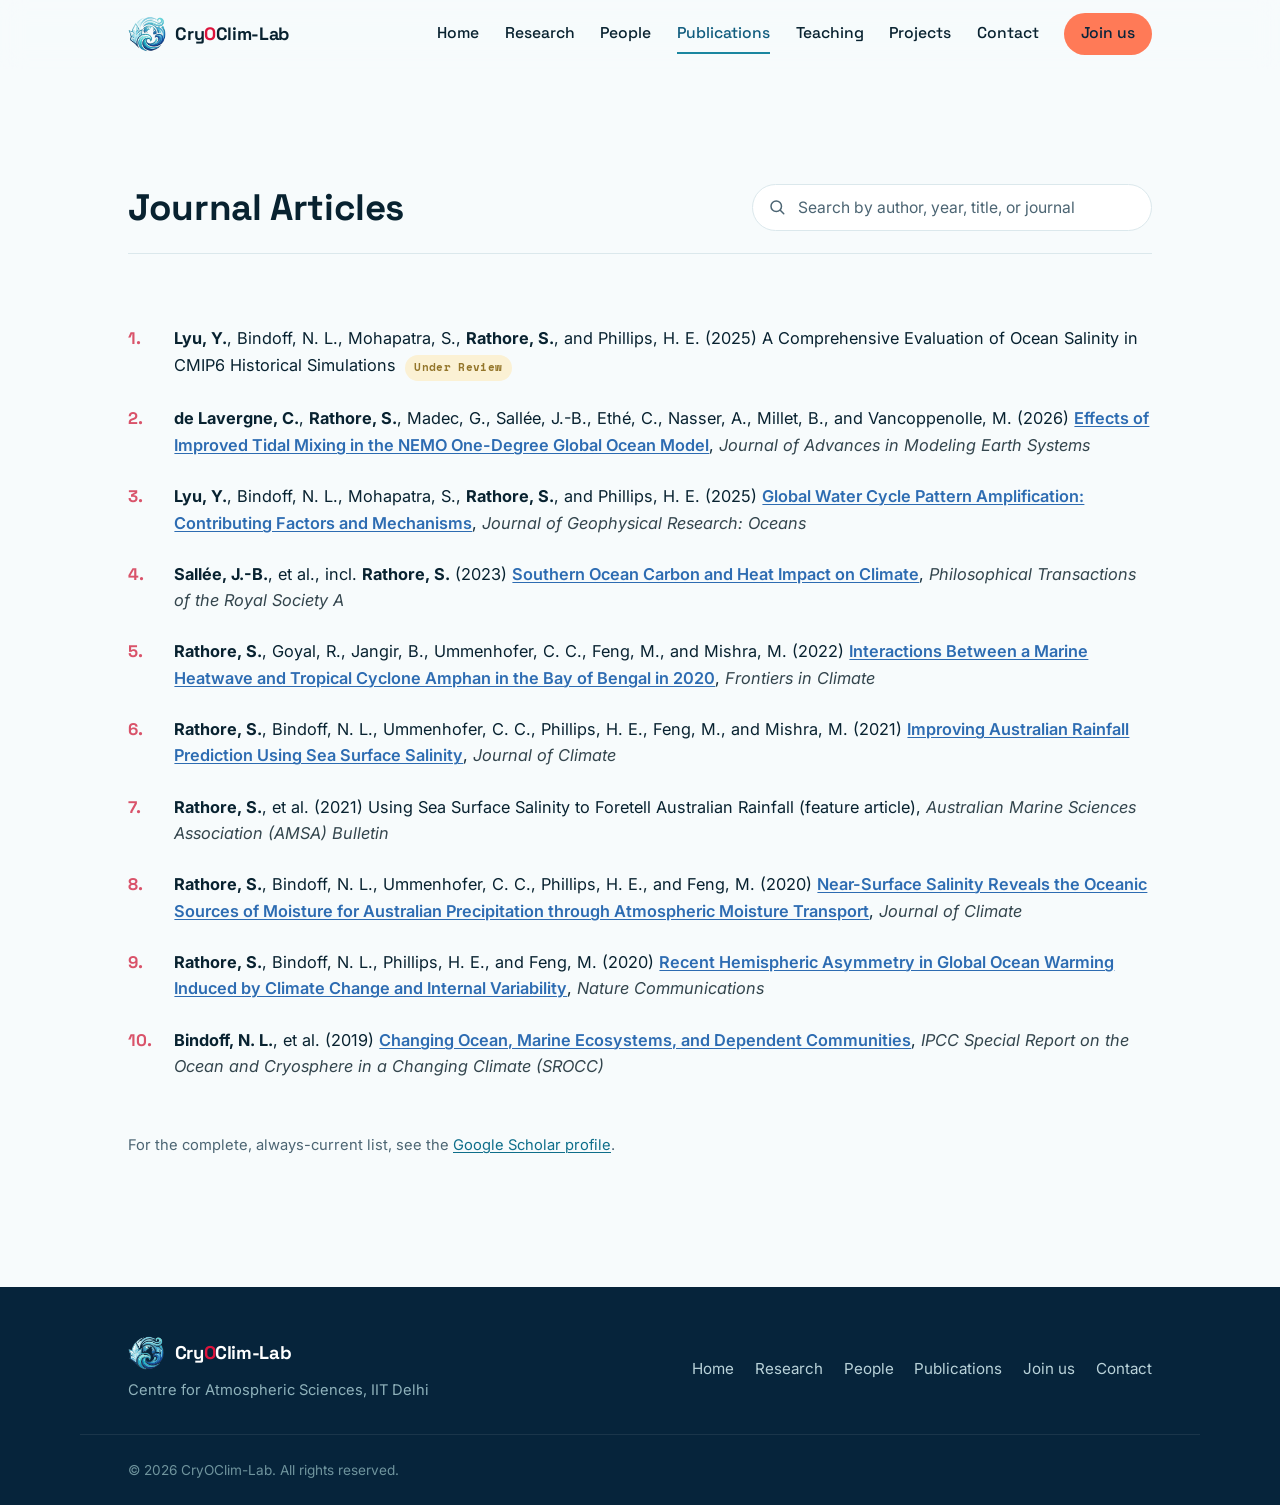
<file: publications.html>
<!DOCTYPE html>
<html lang="en">
<head>
  <meta charset="UTF-8" />
  <meta name="viewport" content="width=device-width, initial-scale=1.0" />
  <title>Publications — CryOClim-Lab</title>
  <meta name="description" content="The CryOClim-Lab at the Centre for Atmospheric Sciences, IIT Delhi, studies ocean warming, sea-level rise, circulation, marine heatwaves, and the ocean's role in a changing climate." />

  <!-- Social preview -->
  <meta property="og:title" content="CryOClim-Lab" />
  <meta property="og:description" content="Studying the global ocean and its role in a changing climate." />
  <meta property="og:type" content="website" />

  <!-- Fonts -->
  <link rel="preconnect" href="https://fonts.googleapis.com" />
  <link rel="preconnect" href="https://fonts.gstatic.com" crossorigin />
  <link href="https://fonts.googleapis.com/css2?family=Space+Grotesk:wght@400;500;600;700&family=Inter:wght@400;500;600&family=Space+Mono:wght@400;700&display=swap" rel="stylesheet" />

  <link rel="stylesheet" href="style.css" />
  <script>document.documentElement.classList.add('js');</script>
  <style>
    /* PI social icons (shared head style) */
    .pi__social{ display:flex; flex-wrap:wrap; gap:10px; margin-top:14px; }
    .pi__social a{ width:42px; height:42px; border-radius:10px; border:1px solid var(--c-line);
      background:#fff; display:grid; place-items:center; padding:7px; transition:transform .15s ease, border-color .2s ease, box-shadow .2s ease; }
    .pi__social a:hover{ transform:translateY(-2px); border-color:var(--c-current); box-shadow:0 8px 18px -10px rgba(8,34,48,.45); }
    .pi__social img{ width:100%; height:100%; object-fit:contain; display:block; }
    .pill--cv{ background:var(--c-foam); border-color:var(--c-current); color:var(--c-ocean); font-weight:600; }

    /* Publications header row: title + search */
    .pub-head{ display:flex; align-items:center; justify-content:space-between; gap:1.5rem 2rem; flex-wrap:wrap; margin-bottom:1.4rem; }
    .pub-head h2{ font-family:var(--font-display); font-weight:700; font-size:clamp(1.7rem,3.2vw,2.3rem); color:var(--c-ink); margin:0; letter-spacing:-.01em; }
    .pub-divider{ border:0; border-top:1px solid var(--c-line); margin:0 0 2.2rem; }

    /* Search */
    .pub-search{ position:relative; display:flex; align-items:center; width:min(400px,100%); margin:0; }
    .pub-search__icon{ position:absolute; left:16px; width:18px; height:18px; color:var(--c-slate); pointer-events:none; }
    .pub-search__input{ width:100%; font-family:var(--font-body); font-size:.98rem; color:var(--c-ink);
      padding:.8rem 2.8rem; border:1.5px solid var(--c-line); border-radius:999px; background:#fff; transition:border-color .2s ease, box-shadow .2s ease; }
    .pub-search__input::placeholder{ color:var(--c-slate); }
    .pub-search__input:focus{ outline:none; border-color:var(--c-current); box-shadow:0 0 0 3px rgba(26,134,160,.15); }
    .pub-search__clear{ position:absolute; right:11px; width:28px; height:28px; border:0; border-radius:50%;
      background:var(--c-foam); color:var(--c-slate); font-size:1.15rem; line-height:1; cursor:pointer; display:grid; place-items:center; }
    .pub-search__clear:hover{ background:var(--c-line); color:var(--c-ink); }
    .pub-search__clear[hidden]{ display:none; }
    .pub-search__status{ font-family:var(--font-mono); font-size:.78rem; color:var(--c-slate); margin:0 0 1.4rem; min-height:1.1em; }
    .pub-noresults{ color:var(--c-slate); font-style:italic; padding:1rem 0; display:none; }

    /* Numbered continuous citations */
    .pub-list{ list-style:none; counter-reset:pub; margin:0; padding:0; }
    .refpub{ counter-increment:pub; position:relative; padding:0 0 1.55rem 2.9rem; line-height:1.62; font-size:1.02rem; color:var(--c-ink); }
    .refpub::before{ content:counter(pub) "."; position:absolute; left:0; top:0; font-family:var(--font-display); font-weight:700; font-size:1.05rem; color:#D9536A; }
    .refpub strong{ font-weight:700; color:var(--c-ink); }
    a.refpub__title{ color:#2D6CB2; font-weight:600; }
    a.refpub__title:hover{ text-decoration:underline; }
    .refpub em{ font-style:italic; color:#33454d; }
    .badge{ display:inline-block; font-family:var(--font-mono); font-size:.68rem; font-weight:700; letter-spacing:.03em;
      padding:.26rem .62rem; border-radius:999px; white-space:nowrap; vertical-align:baseline; margin-left:.2rem; }
    .badge--review,.badge--revision{ background:#FBF1D4; color:#94762B; }
    .badge--accepted{ background:#D8F0DD; color:#3C8A5B; }
    .badge--inpress{ background:#E7F0FB; color:#2D6CB2; }
    .refpub.is-hidden{ display:none; }
    .pub-scholar{ margin-top:1.8rem; font-size:.92rem; color:var(--c-slate); }
  </style>
  <link rel="icon" type="image/png" href="main-logo/cryoclim-emblem.png" />
</head>
<body>
  <a class="skip-link" href="#main">Skip to content</a>

  <!-- ============ NAV ============ -->
  <header class="nav" id="nav">
    <div class="nav__inner">
      <a class="brand" href="index.html" aria-label="CryOClim-Lab home">
        <span class="brand__mark" aria-hidden="true">
          <img class="brand__img" src="main-logo/cryoclim-emblem.png" alt="" style="height:38px;width:auto;display:block">
        </span>
        <span class="brand__text">Cry<span style="color:#DC143C">O</span>Clim-Lab</span>
      </a>

      <button class="nav__toggle" id="navToggle" aria-expanded="false" aria-controls="navMenu" aria-label="Open menu">
        <span></span><span></span><span></span>
      </button>

      <nav class="nav__menu" id="navMenu" aria-label="Primary">
        <a href="index.html">Home</a>
        <a href="research.html">Research</a>
        <a href="people.html">People</a>
        <a href="publications.html" class="is-active" aria-current="page">Publications</a>
        <a href="teaching.html">Teaching</a>
        <a href="projects.html">Projects</a>
        <a href="contact.html">Contact</a>
        <a href="join.html" class="nav__cta">Join us</a>
      </nav>
    </div>
  </header>

  <main id="main">

    <!-- ============ PUBLICATIONS ============ -->
    <section class="section" id="publications">
      <div class="container">
        <div class="pub-head reveal">
          <h2>Journal Articles</h2>
          <div class="pub-search">
            <svg class="pub-search__icon" viewBox="0 0 24 24" fill="none" aria-hidden="true"><circle cx="11" cy="11" r="7" stroke="currentColor" stroke-width="2"/><path d="M21 21l-4.3-4.3" stroke="currentColor" stroke-width="2" stroke-linecap="round"/></svg>
            <input type="search" id="pubSearch" class="pub-search__input" placeholder="Search by author, year, title, or journal" aria-label="Search publications" autocomplete="off">
            <button type="button" id="pubSearchClear" class="pub-search__clear" aria-label="Clear search" hidden>&times;</button>
          </div>
        </div>
        <hr class="pub-divider">
        <p class="pub-search__status" id="pubSearchStatus" aria-live="polite"></p>
        <p class="pub-noresults" id="pubNoResults">No publications match your search.</p>

        <ol class="pub-list reveal">
          <li class="refpub"><strong>Lyu, Y.</strong>, Bindoff, N. L., Mohapatra, S., <strong>Rathore, S.</strong>, and Phillips, H. E. (2025) A Comprehensive Evaluation of Ocean Salinity in CMIP6 Historical Simulations <span class="badge badge--review">Under Review</span></li>
          <li class="refpub"><strong>de Lavergne, C.</strong>, <strong>Rathore, S.</strong>, Madec, G., Sall&eacute;e, J.-B., Eth&eacute;, C., Nasser, A., Millet, B., and Vancoppenolle, M. (2026) <a class="refpub__title" href="https://doi.org/10.1029/2024MS004824" target="_blank" rel="noopener">Effects of Improved Tidal Mixing in the NEMO One-Degree Global Ocean Model</a>, <em>Journal of Advances in Modeling Earth Systems</em></li>
          <li class="refpub"><strong>Lyu, Y.</strong>, Bindoff, N. L., Mohapatra, S., <strong>Rathore, S.</strong>, and Phillips, H. E. (2025) <a class="refpub__title" href="https://doi.org/10.1029/2024JC022278" target="_blank" rel="noopener">Global Water Cycle Pattern Amplification: Contributing Factors and Mechanisms</a>, <em>Journal of Geophysical Research: Oceans</em></li>
          <li class="refpub"><strong>Sall&eacute;e, J.-B.</strong>, et al., incl. <strong>Rathore, S.</strong> (2023) <a class="refpub__title" href="https://doi.org/10.1098/rsta.2022.0056" target="_blank" rel="noopener">Southern Ocean Carbon and Heat Impact on Climate</a>, <em>Philosophical Transactions of the Royal Society A</em></li>
          <li class="refpub"><strong>Rathore, S.</strong>, Goyal, R., Jangir, B., Ummenhofer, C. C., Feng, M., and Mishra, M. (2022) <a class="refpub__title" href="https://doi.org/10.3389/fclim.2022.861477" target="_blank" rel="noopener">Interactions Between a Marine Heatwave and Tropical Cyclone Amphan in the Bay of Bengal in 2020</a>, <em>Frontiers in Climate</em></li>
          <li class="refpub"><strong>Rathore, S.</strong>, Bindoff, N. L., Ummenhofer, C. C., Phillips, H. E., Feng, M., and Mishra, M. (2021) <a class="refpub__title" href="https://doi.org/10.1175/JCLI-D-20-0625.1" target="_blank" rel="noopener">Improving Australian Rainfall Prediction Using Sea Surface Salinity</a>, <em>Journal of Climate</em></li>
          <li class="refpub"><strong>Rathore, S.</strong>, et al. (2021) Using Sea Surface Salinity to Foretell Australian Rainfall (feature article), <em>Australian Marine Sciences Association (AMSA) Bulletin</em></li>
          <li class="refpub"><strong>Rathore, S.</strong>, Bindoff, N. L., Ummenhofer, C. C., Phillips, H. E., and Feng, M. (2020) <a class="refpub__title" href="https://doi.org/10.1175/JCLI-D-19-0579.1" target="_blank" rel="noopener">Near-Surface Salinity Reveals the Oceanic Sources of Moisture for Australian Precipitation through Atmospheric Moisture Transport</a>, <em>Journal of Climate</em></li>
          <li class="refpub"><strong>Rathore, S.</strong>, Bindoff, N. L., Phillips, H. E., and Feng, M. (2020) <a class="refpub__title" href="https://doi.org/10.1038/s41467-020-15754-3" target="_blank" rel="noopener">Recent Hemispheric Asymmetry in Global Ocean Warming Induced by Climate Change and Internal Variability</a>, <em>Nature Communications</em></li>
          <li class="refpub"><strong>Bindoff, N. L.</strong>, et al. (2019) <a class="refpub__title" href="https://www.ipcc.ch/srocc/chapter/chapter-5/" target="_blank" rel="noopener">Changing Ocean, Marine Ecosystems, and Dependent Communities</a>, <em>IPCC Special Report on the Ocean and Cryosphere in a Changing Climate (SROCC)</em></li>
        </ol>

        <p class="pub-scholar">For the complete, always-current list, see the <a href="https://scholar.google.com/citations?user=Mov2n_oAAAAJ&amp;hl=en" target="_blank" rel="noopener">Google&nbsp;Scholar profile</a>.</p>

        <!--
        ADD A PAPER: copy one <li class="refpub"> ... </li> line above.
        Format:  Authors (Year) <a class="refpub__title" href="https://doi.org/DOI" ...>Title</a>, <em>Journal</em>
        Bold an author with <strong>...</strong>. The title links to the DOI.
        STATUS BADGE (optional, after the journal):
          <span class="badge badge--review">Under Review</span>
          <span class="badge badge--revision">Under Revision</span>
          <span class="badge badge--accepted">Accepted</span>
          <span class="badge badge--inpress">In Press</span>
        -->

      </div>
    </section>
  </main>

  <!-- ============ FOOTER ============ -->
  <footer class="footer">
    <div class="container footer__inner">
      <div class="footer__brand">
        <span style="display:flex;align-items:center;gap:11px;">
          <img src="main-logo/cryoclim-emblem.png" alt="" style="height:36px;width:auto;display:block;flex:0 0 auto">
          <span class="brand__text">Cry<span style="color:#DC143C">O</span>Clim-Lab</span>
        </span>
        <p>Centre for Atmospheric Sciences, IIT Delhi</p>
      </div>
      <nav class="footer__links" aria-label="Footer">
        <a href="index.html">Home</a>
        <a href="research.html">Research</a>
        <a href="people.html">People</a>
        <a href="publications.html">Publications</a>
        <a href="join.html">Join us</a>
        <a href="contact.html">Contact</a>
      </nav>
    </div>
    <div class="container footer__legal">
      <p>&copy; <span id="year">2025</span> CryOClim-Lab. All rights reserved.</p>
    </div>
  </footer>

  <script src="script.js"></script>
  <script>
    (function () {
      var input = document.getElementById('pubSearch');
      if (!input) return;
      var clearBtn = document.getElementById('pubSearchClear');
      var status   = document.getElementById('pubSearchStatus');
      var noRes    = document.getElementById('pubNoResults');
      var pubs  = [].slice.call(document.querySelectorAll('#publications .refpub'));
      var total = pubs.length;
      pubs.forEach(function (p) { p._text = (p.textContent || '').toLowerCase().replace(/\s+/g, ' '); });

      function apply() {
        var q = input.value.trim().toLowerCase();
        clearBtn.hidden = q.length === 0;
        var shown = 0;
        pubs.forEach(function (p) {
          var match = q === '' || p._text.indexOf(q) !== -1;
          p.classList.toggle('is-hidden', !match);
          if (match) shown++;
        });
        noRes.style.display = (shown === 0) ? 'block' : 'none';
        status.textContent = q === '' ? '' : (shown + ' of ' + total + ' publications match “' + input.value.trim() + '”');
      }
      input.addEventListener('input', apply);
      clearBtn.addEventListener('click', function () { input.value = ''; apply(); input.focus(); });
    })();
  </script>
</body>
</html>
</file>
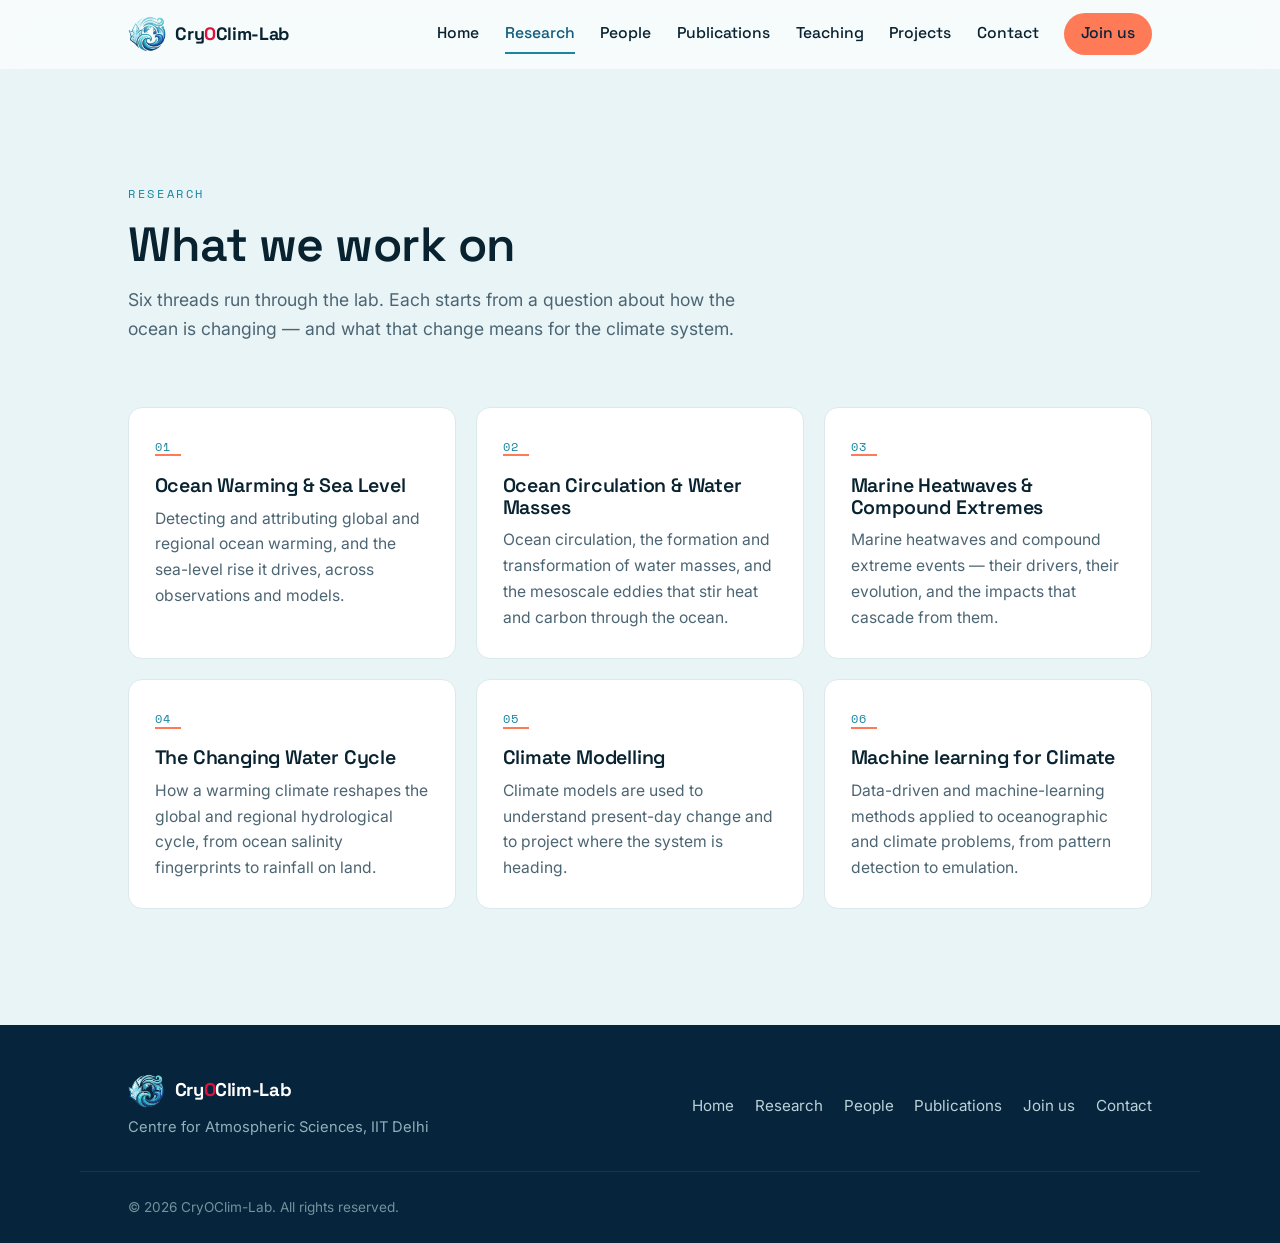
<file: research.html>
<!DOCTYPE html>
<html lang="en">
<head>
  <meta charset="UTF-8" />
  <meta name="viewport" content="width=device-width, initial-scale=1.0" />
  <title>Research — CryOClim-Lab</title>
  <meta name="description" content="The CryOClim-Lab at the Centre for Atmospheric Sciences, IIT Delhi, studies ocean warming, sea-level rise, circulation, marine heatwaves, and the ocean's role in a changing climate." />

  <!-- Social preview -->
  <meta property="og:title" content="CryOClim-Lab" />
  <meta property="og:description" content="Studying the global ocean and its role in a changing climate." />
  <meta property="og:type" content="website" />

  <!-- Fonts -->
  <link rel="preconnect" href="https://fonts.googleapis.com" />
  <link rel="preconnect" href="https://fonts.gstatic.com" crossorigin />
  <link href="https://fonts.googleapis.com/css2?family=Space+Grotesk:wght@400;500;600;700&family=Inter:wght@400;500;600&family=Space+Mono:wght@400;700&display=swap" rel="stylesheet" />

  <link rel="stylesheet" href="style.css" />
  <script>document.documentElement.classList.add('js');</script>
  <style>
    /* PI social / research profile icons */
    .pi__social{ display:flex; flex-wrap:wrap; gap:10px; margin-top:14px; }
    .pi__social a{ width:42px; height:42px; border-radius:10px; border:1px solid var(--c-line);
      background:#fff; display:grid; place-items:center; padding:7px;
      transition:transform .15s ease, border-color .2s ease, box-shadow .2s ease; }
    .pi__social a:hover{ transform:translateY(-2px); border-color:var(--c-current);
      box-shadow:0 8px 18px -10px rgba(8,34,48,.45); }
    .pi__social img{ width:100%; height:100%; object-fit:contain; display:block; }
    .pill--cv{ background:var(--c-foam); border-color:var(--c-current); color:var(--c-ocean); font-weight:600; }
  </style>
  <link rel="icon" type="image/png" href="main-logo/cryoclim-emblem.png" />
</head>
<body>
  <a class="skip-link" href="#main">Skip to content</a>

  <!-- ============ NAV ============ -->
  <header class="nav" id="nav">
    <div class="nav__inner">
      <a class="brand" href="index.html" aria-label="CryOClim-Lab home">
        <span class="brand__mark" aria-hidden="true">
          <img class="brand__img" src="main-logo/cryoclim-emblem.png" alt="" style="height:38px;width:auto;display:block">
        </span>
        <span class="brand__text">Cry<span style="color:#DC143C">O</span>Clim-Lab</span>
      </a>

      <button class="nav__toggle" id="navToggle" aria-expanded="false" aria-controls="navMenu" aria-label="Open menu">
        <span></span><span></span><span></span>
      </button>

      <nav class="nav__menu" id="navMenu" aria-label="Primary">
        <a href="index.html">Home</a>
        <a href="research.html" class="is-active" aria-current="page">Research</a>
        <a href="people.html">People</a>
        <a href="publications.html">Publications</a>
        <a href="teaching.html">Teaching</a>
        <a href="projects.html">Projects</a>
        <a href="contact.html">Contact</a>
        <a href="join.html" class="nav__cta">Join us</a>
      </nav>
    </div>
  </header>

  <main id="main">

    <!-- ============ RESEARCH ============ -->
    <section class="section section--alt" id="research">
      <div class="container">
        <div class="section__head reveal">
          <p class="eyebrow">Research</p>
          <h2 class="section__title">What we work on</h2>
          <p class="section__intro">
            Six threads run through the lab. Each starts from a question about how the ocean is
            changing — and what that change means for the climate system.
          </p>
        </div>

        <div class="research-grid">
          <article class="rcard reveal">
            <span class="rcard__index" aria-hidden="true">01</span>
            <h3 class="rcard__title">Ocean Warming &amp; Sea Level</h3>
            <p>Detecting and attributing global and regional ocean warming, and the sea-level rise it drives, across observations and models.</p>
          </article>

          <article class="rcard reveal">
            <span class="rcard__index" aria-hidden="true">02</span>
            <h3 class="rcard__title">Ocean Circulation &amp; Water Masses</h3>
            <p>Ocean circulation, the formation and transformation of water masses, and the mesoscale eddies that stir heat and carbon through the ocean.</p>
          </article>

          <article class="rcard reveal">
            <span class="rcard__index" aria-hidden="true">03</span>
            <h3 class="rcard__title">Marine Heatwaves &amp; Compound Extremes</h3>
            <p>Marine heatwaves and compound extreme events — their drivers, their evolution, and the impacts that cascade from them.</p>
          </article>

          <article class="rcard reveal">
            <span class="rcard__index" aria-hidden="true">04</span>
            <h3 class="rcard__title">The Changing Water Cycle</h3>
            <p>How a warming climate reshapes the global and regional hydrological cycle, from ocean salinity fingerprints to rainfall on land.</p>
          </article>

          <article class="rcard reveal">
            <span class="rcard__index" aria-hidden="true">05</span>
            <h3 class="rcard__title">Climate Modelling</h3>
            <p>Climate models are used to understand present-day change and to project where the system is heading.</p>
          </article>

          <article class="rcard reveal">
            <span class="rcard__index" aria-hidden="true">06</span>
            <h3 class="rcard__title">Machine learning for Climate</h3>
            <p>Data-driven and machine-learning methods applied to oceanographic and climate problems, from pattern detection to emulation.</p>
          </article>
        </div>
      </div>
    </section>
  </main>

  <!-- ============ FOOTER ============ -->
  <footer class="footer">
    <div class="container footer__inner">
      <div class="footer__brand">
        <span style="display:flex;align-items:center;gap:11px;">
          <img src="main-logo/cryoclim-emblem.png" alt="" style="height:36px;width:auto;display:block;flex:0 0 auto">
          <span class="brand__text">Cry<span style="color:#DC143C">O</span>Clim-Lab</span>
        </span>
        <p>Centre for Atmospheric Sciences, IIT Delhi</p>
      </div>
      <nav class="footer__links" aria-label="Footer">
        <a href="index.html">Home</a>
        <a href="research.html">Research</a>
        <a href="people.html">People</a>
        <a href="publications.html">Publications</a>
        <a href="join.html">Join us</a>
        <a href="contact.html">Contact</a>
      </nav>
    </div>
    <div class="container footer__legal">
      <p>&copy; <span id="year">2025</span> CryOClim-Lab. All rights reserved.</p>
    </div>
  </footer>

  <script src="script.js"></script>
</body>
</html>
</file>
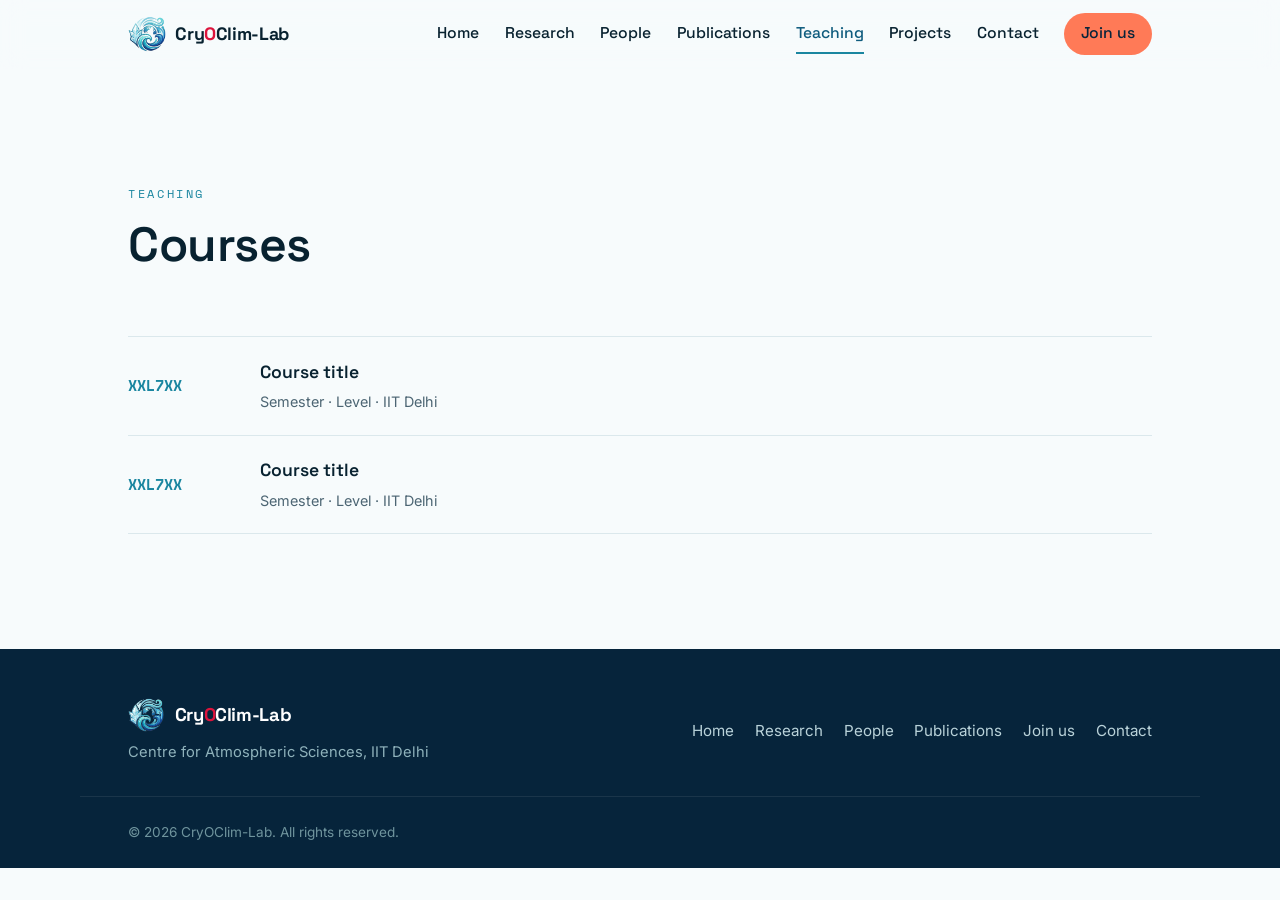
<file: teaching.html>
<!DOCTYPE html>
<html lang="en">
<head>
  <meta charset="UTF-8" />
  <meta name="viewport" content="width=device-width, initial-scale=1.0" />
  <title>Teaching — CryOClim-Lab</title>
  <meta name="description" content="The CryOClim-Lab at the Centre for Atmospheric Sciences, IIT Delhi, studies ocean warming, sea-level rise, circulation, marine heatwaves, and the ocean's role in a changing climate." />

  <!-- Social preview -->
  <meta property="og:title" content="CryOClim-Lab" />
  <meta property="og:description" content="Studying the global ocean and its role in a changing climate." />
  <meta property="og:type" content="website" />

  <!-- Fonts -->
  <link rel="preconnect" href="https://fonts.googleapis.com" />
  <link rel="preconnect" href="https://fonts.gstatic.com" crossorigin />
  <link href="https://fonts.googleapis.com/css2?family=Space+Grotesk:wght@400;500;600;700&family=Inter:wght@400;500;600&family=Space+Mono:wght@400;700&display=swap" rel="stylesheet" />

  <link rel="stylesheet" href="style.css" />
  <script>document.documentElement.classList.add('js');</script>
  <style>
    /* PI social / research profile icons */
    .pi__social{ display:flex; flex-wrap:wrap; gap:10px; margin-top:14px; }
    .pi__social a{ width:42px; height:42px; border-radius:10px; border:1px solid var(--c-line);
      background:#fff; display:grid; place-items:center; padding:7px;
      transition:transform .15s ease, border-color .2s ease, box-shadow .2s ease; }
    .pi__social a:hover{ transform:translateY(-2px); border-color:var(--c-current);
      box-shadow:0 8px 18px -10px rgba(8,34,48,.45); }
    .pi__social img{ width:100%; height:100%; object-fit:contain; display:block; }
    .pill--cv{ background:var(--c-foam); border-color:var(--c-current); color:var(--c-ocean); font-weight:600; }
  </style>
  <link rel="icon" type="image/png" href="main-logo/cryoclim-emblem.png" />
</head>
<body>
  <a class="skip-link" href="#main">Skip to content</a>

  <!-- ============ NAV ============ -->
  <header class="nav" id="nav">
    <div class="nav__inner">
      <a class="brand" href="index.html" aria-label="CryOClim-Lab home">
        <span class="brand__mark" aria-hidden="true">
          <img class="brand__img" src="main-logo/cryoclim-emblem.png" alt="" style="height:38px;width:auto;display:block">
        </span>
        <span class="brand__text">Cry<span style="color:#DC143C">O</span>Clim-Lab</span>
      </a>

      <button class="nav__toggle" id="navToggle" aria-expanded="false" aria-controls="navMenu" aria-label="Open menu">
        <span></span><span></span><span></span>
      </button>

      <nav class="nav__menu" id="navMenu" aria-label="Primary">
        <a href="index.html">Home</a>
        <a href="research.html">Research</a>
        <a href="people.html">People</a>
        <a href="publications.html">Publications</a>
        <a href="teaching.html" class="is-active" aria-current="page">Teaching</a>
        <a href="projects.html">Projects</a>
        <a href="contact.html">Contact</a>
        <a href="join.html" class="nav__cta">Join us</a>
      </nav>
    </div>
  </header>

  <main id="main">

    <!-- ============ TEACHING ============ -->
    <section class="section" id="teaching">
      <div class="container">
        <div class="section__head reveal">
          <p class="eyebrow">Teaching</p>
          <h2 class="section__title">Courses</h2>
        </div>

        <!-- Duplicate a .course row to add a course. -->
        <div class="course-list reveal">
          <div class="course">
            <span class="course__code">XXL7XX</span>
            <div class="course__body">
              <p class="course__name">Course title</p>
              <p class="course__meta">Semester · Level · IIT Delhi</p>
            </div>
          </div>
          <div class="course">
            <span class="course__code">XXL7XX</span>
            <div class="course__body">
              <p class="course__name">Course title</p>
              <p class="course__meta">Semester · Level · IIT Delhi</p>
            </div>
          </div>
        </div>
      </div>
    </section>
  </main>

  <!-- ============ FOOTER ============ -->
  <footer class="footer">
    <div class="container footer__inner">
      <div class="footer__brand">
        <span style="display:flex;align-items:center;gap:11px;">
          <img src="main-logo/cryoclim-emblem.png" alt="" style="height:36px;width:auto;display:block;flex:0 0 auto">
          <span class="brand__text">Cry<span style="color:#DC143C">O</span>Clim-Lab</span>
        </span>
        <p>Centre for Atmospheric Sciences, IIT Delhi</p>
      </div>
      <nav class="footer__links" aria-label="Footer">
        <a href="index.html">Home</a>
        <a href="research.html">Research</a>
        <a href="people.html">People</a>
        <a href="publications.html">Publications</a>
        <a href="join.html">Join us</a>
        <a href="contact.html">Contact</a>
      </nav>
    </div>
    <div class="container footer__legal">
      <p>&copy; <span id="year">2025</span> CryOClim-Lab. All rights reserved.</p>
    </div>
  </footer>

  <script src="script.js"></script>
</body>
</html>
</file>
<file: style.css>
/* =========================================================
   Ocean Climate Lab — stylesheet
   Palette: abyssal navy -> surface teal, warm coral accent
   ========================================================= */

:root {
  /* ocean depth ramp */
  --c-abyss:    #06243B;
  --c-deep:     #0A3A5A;
  --c-ocean:    #0F5C7E;
  --c-current:  #1A86A0;
  --c-surface:  #46C4D0;
  --c-foam:     #E9F4F6;
  --c-mist:     #F7FBFC;

  /* ink + utility */
  --c-ink:      #082230;
  --c-slate:    #4C6573;
  --c-line:     #DBE8EC;
  --c-link:     #0E6E8A;

  /* warm anomaly accent */
  --c-anomaly:   #FF7A57;
  --c-anomaly-d: #ED5C39;

  /* type */
  --font-display: "Space Grotesk", system-ui, sans-serif;
  --font-body:    "Inter", system-ui, sans-serif;
  --font-mono:    "Space Mono", ui-monospace, monospace;

  /* layout */
  --maxw: 1120px;
  --gutter: clamp(1.25rem, 4vw, 3rem);
  --radius: 14px;
  --nav-h: 68px;
}

/* ---------- reset / base ---------- */
*, *::before, *::after { box-sizing: border-box; }
html { scroll-behavior: smooth; scroll-padding-top: var(--nav-h); -webkit-text-size-adjust: 100%; }

body {
  margin: 0;
  font-family: var(--font-body);
  font-size: 1.0625rem;
  line-height: 1.65;
  color: var(--c-ink);
  background: var(--c-mist);
  -webkit-font-smoothing: antialiased;
  text-rendering: optimizeLegibility;
}

img, svg, iframe { display: block; max-width: 100%; }
a { color: var(--c-link); text-decoration-thickness: 1px; text-underline-offset: 2px; }
h1, h2, h3, h4 { font-family: var(--font-display); line-height: 1.12; font-weight: 600; margin: 0; letter-spacing: -0.01em; }

.container { width: 100%; max-width: var(--maxw); margin-inline: auto; padding-inline: var(--gutter); }

.skip-link {
  position: absolute; left: 12px; top: -48px; z-index: 200;
  background: var(--c-abyss); color: #fff; padding: 10px 16px; border-radius: 8px;
  transition: top .2s ease;
}
.skip-link:focus { top: 12px; }

:focus-visible { outline: 3px solid var(--c-anomaly); outline-offset: 2px; border-radius: 4px; }

/* ---------- eyebrow ---------- */
.eyebrow {
  font-family: var(--font-mono);
  font-size: .75rem;
  letter-spacing: .22em;
  text-transform: uppercase;
  color: var(--c-current);
  margin: 0 0 .9rem;
}
.eyebrow--light { color: var(--c-surface); }

/* ---------- buttons ---------- */
.btn {
  display: inline-flex; align-items: center; gap: .5rem;
  font-family: var(--font-display); font-weight: 500; font-size: 1rem;
  padding: .8rem 1.5rem; border-radius: 999px; text-decoration: none;
  border: 1.5px solid transparent; cursor: pointer; transition: transform .15s ease, background .2s ease, border-color .2s ease, color .2s ease;
}
.btn--primary { background: var(--c-anomaly); color: var(--c-abyss); }
.btn--primary:hover { background: var(--c-anomaly-d); color: #fff; transform: translateY(-2px); }
.btn--ghost { background: transparent; color: var(--c-foam); border-color: rgba(233,244,246,.45); }
.btn--ghost:hover { border-color: var(--c-surface); color: #fff; background: rgba(70,196,208,.12); transform: translateY(-2px); }

/* =========================================================
   NAV
   ========================================================= */
.nav {
  position: sticky; top: 0; z-index: 100;
  background: rgba(247,251,252,.82);
  backdrop-filter: saturate(160%) blur(12px);
  -webkit-backdrop-filter: saturate(160%) blur(12px);
  border-bottom: 1px solid transparent;
  transition: border-color .25s ease, background .25s ease;
}
.nav.is-scrolled { border-bottom-color: var(--c-line); }
.nav__inner {
  max-width: var(--maxw); margin-inline: auto; padding-inline: var(--gutter);
  height: var(--nav-h); display: flex; align-items: center; justify-content: space-between; gap: 1rem;
}
.brand { display: inline-flex; align-items: center; gap: .6rem; text-decoration: none; color: var(--c-ocean); }
.brand__mark { color: var(--c-current); display: inline-flex; }
.brand__text { font-family: var(--font-display); font-weight: 700; font-size: 1.12rem; letter-spacing: -.02em; color: var(--c-ink); }

.nav__menu { display: flex; align-items: center; gap: 1.6rem; }
.nav__menu a {
  font-family: var(--font-display); font-size: .98rem; font-weight: 500; color: var(--c-ink);
  text-decoration: none; padding: .25rem 0; position: relative; transition: color .2s ease;
}
.nav__menu a:not(.nav__cta)::after {
  content: ""; position: absolute; left: 0; right: 100%; bottom: -3px; height: 2px;
  background: var(--c-current); transition: right .25s ease;
}
.nav__menu a:not(.nav__cta):hover { color: var(--c-ocean); }
.nav__menu a:not(.nav__cta):hover::after,
.nav__menu a.is-active::after { right: 0; }
.nav__menu a.is-active { color: var(--c-ocean); }

.nav__cta {
  background: var(--c-anomaly); color: var(--c-abyss) !important;
  padding: .5rem 1.05rem !important; border-radius: 999px; transition: background .2s ease, transform .15s ease;
}
.nav__cta:hover { background: var(--c-anomaly-d); color: #fff !important; transform: translateY(-1px); }

.nav__toggle { display: none; background: none; border: 0; cursor: pointer; width: 44px; height: 44px; padding: 10px; }
.nav__toggle span { display: block; height: 2px; background: var(--c-ink); border-radius: 2px; margin: 5px 0; transition: transform .25s ease, opacity .2s ease; }
.nav__toggle[aria-expanded="true"] span:nth-child(1) { transform: translateY(7px) rotate(45deg); }
.nav__toggle[aria-expanded="true"] span:nth-child(2) { opacity: 0; }
.nav__toggle[aria-expanded="true"] span:nth-child(3) { transform: translateY(-7px) rotate(-45deg); }

/* =========================================================
   HERO
   ========================================================= */
.hero {
  position: relative; overflow: hidden;
  min-height: calc(100svh - var(--nav-h));
  display: flex; align-items: center;
  background:
    radial-gradient(120% 90% at 80% -10%, #11486B 0%, rgba(17,72,107,0) 55%),
    linear-gradient(160deg, var(--c-deep) 0%, var(--c-abyss) 62%, #041826 100%);
  color: var(--c-foam);
}
.hero-bg { position: absolute; inset: 0; pointer-events: none; }
.contours { width: 130%; height: 100%; position: absolute; top: 0; left: -15%; }
.contour-lines { fill: none; stroke: var(--c-surface); stroke-width: 1.1; opacity: .26; }
.contour-lines path:nth-child(odd)  { opacity: .9; }
.contour-lines path:nth-child(3n)   { stroke: #7FD8E0; }

.hero__content { position: relative; z-index: 2; max-width: var(--maxw); margin-inline: auto; padding-inline: var(--gutter); width: 100%; }
.hero__title {
  font-size: clamp(3rem, 9vw, 6.5rem); font-weight: 700; letter-spacing: -.03em;
  margin: 0 0 1.2rem; color: #fff;
  text-shadow: 0 2px 40px rgba(4,24,38,.5);
}
.hero__lede { font-size: clamp(1.1rem, 2.2vw, 1.4rem); max-width: 40ch; color: #D6EBEF; margin: 0 0 2.2rem; }
.hero__actions { display: flex; flex-wrap: wrap; gap: .9rem; }

.hero__scroll {
  position: absolute; bottom: 1.6rem; left: 50%; transform: translateX(-50%);
  z-index: 2; display: inline-flex; flex-direction: column; align-items: center; gap: .35rem;
  color: rgba(233,244,246,.7); text-decoration: none; font-family: var(--font-mono);
  font-size: .68rem; letter-spacing: .2em; text-transform: uppercase;
}
.hero__scroll svg { animation: bob 1.8s ease-in-out infinite; }

/* =========================================================
   SECTIONS (shared)
   ========================================================= */
.section { padding-block: clamp(4rem, 9vw, 7.5rem); }
.section--alt { background: var(--c-foam); }

.section__head { max-width: 62ch; margin-bottom: clamp(2.5rem, 5vw, 4rem); }
.section__title { font-size: clamp(1.9rem, 4.4vw, 3rem); color: var(--c-ink); margin-bottom: .8rem; }
.section__intro { color: var(--c-slate); font-size: 1.1rem; max-width: 58ch; margin: 0; }

/* ---------- about ---------- */
.about__grid { display: grid; grid-template-columns: 1.7fr 1fr; gap: clamp(2rem, 5vw, 4.5rem); align-items: start; }
.about__lead p { margin: 0 0 1.2rem; font-size: 1.12rem; color: #1d3744; }
.about__lead p:last-child { margin-bottom: 0; }

.about__focus { border-left: 2px solid var(--c-line); padding-left: 1.6rem; }
.about__focus-label { font-family: var(--font-mono); font-size: .72rem; letter-spacing: .2em; text-transform: uppercase; color: var(--c-slate); margin: .2rem 0 1rem; }
.taglist { list-style: none; margin: 0; padding: 0; display: flex; flex-wrap: wrap; gap: .5rem; }
.taglist li {
  font-family: var(--font-mono); font-size: .82rem; color: var(--c-ocean);
  background: #fff; border: 1px solid var(--c-line); padding: .35rem .7rem; border-radius: 8px;
}

/* ---------- research grid ---------- */
.research-grid { display: grid; grid-template-columns: repeat(3, 1fr); gap: 1.25rem; }
.rcard {
  position: relative; background: var(--c-mist); border: 1px solid var(--c-line);
  border-radius: var(--radius); padding: 1.8rem 1.6rem 1.7rem;
  transition: transform .2s ease, box-shadow .2s ease, border-color .2s ease;
}
.section--alt .rcard { background: #fff; }
.rcard:hover { transform: translateY(-4px); box-shadow: 0 18px 40px -22px rgba(8,34,48,.4); border-color: #BFE0E6; }
.rcard__index {
  font-family: var(--font-mono); font-size: .78rem; color: var(--c-current);
  letter-spacing: .1em; display: block; margin-bottom: 1.1rem;
}
.rcard::before { content: ""; position: absolute; left: 1.6rem; top: 2.9rem; width: 26px; height: 2px; background: var(--c-anomaly); }
.rcard__title { font-size: 1.22rem; margin-bottom: .55rem; color: var(--c-ink); }
.rcard p { margin: 0; color: var(--c-slate); font-size: .98rem; }

/* ---------- people ---------- */
.pi {
  display: grid; grid-template-columns: 200px 1fr; gap: clamp(1.5rem, 4vw, 3rem);
  align-items: start; padding-bottom: clamp(2.5rem, 5vw, 3.5rem);
  margin-bottom: clamp(2.5rem, 5vw, 3.5rem); border-bottom: 1px solid var(--c-line);
}
.pi__photo {
  width: 200px; height: 240px; border-radius: var(--radius); overflow: hidden;
  background: linear-gradient(155deg, var(--c-current), var(--c-deep));
  display: grid; place-items: center;
}
.pi__photo span { font-family: var(--font-display); font-weight: 700; font-size: 3.4rem; color: rgba(255,255,255,.85); letter-spacing: .04em; }
.pi__photo img { width: 100%; height: 100%; object-fit: cover; }
.pi__role { font-family: var(--font-mono); font-size: .74rem; letter-spacing: .2em; text-transform: uppercase; color: var(--c-current); margin: .3rem 0 .5rem; }
.pi__name { font-size: clamp(1.6rem, 3.2vw, 2.1rem); color: var(--c-ink); }
.pi__pronouns { font-size: .62em; font-weight: 400; color: var(--c-slate); }
.pi__aff { color: var(--c-ocean); font-weight: 500; margin: .4rem 0 1rem; }
.pi__bio { color: var(--c-slate); margin: 0 0 1.3rem; max-width: 60ch; }
.pi__links { display: flex; flex-wrap: wrap; gap: .6rem; }
.pill {
  font-family: var(--font-display); font-size: .9rem; font-weight: 500; text-decoration: none;
  color: var(--c-ocean); border: 1.5px solid var(--c-line); padding: .42rem .95rem; border-radius: 999px;
  transition: border-color .2s ease, color .2s ease, background .2s ease;
}
.pill:hover { border-color: var(--c-current); background: var(--c-foam); }

.people-group__title { font-size: 1.3rem; color: var(--c-ink); margin-bottom: 1.4rem; }
.people-group__hint { margin: 0; }
.member-grid { display: grid; grid-template-columns: repeat(4, 1fr); gap: 1.25rem; }
.member { text-align: center; }
.member__photo {
  aspect-ratio: 1; border-radius: 12px; background: var(--c-foam); border: 1px dashed #C2D8DD;
  display: grid; place-items: center; margin-bottom: .8rem; overflow: hidden;
}
.member__photo span { font-size: 1.8rem; color: var(--c-current); font-family: var(--font-display); }
.member__photo img { width: 100%; height: 100%; object-fit: cover; }
.member__name { font-family: var(--font-display); font-weight: 600; margin: 0 0 .15rem; color: var(--c-ink); }
.member__role { margin: 0; font-size: .9rem; color: var(--c-slate); }

/* ---------- publications ---------- */
.pub-list { list-style: none; margin: 0; padding: 0; counter-reset: pub; }
.pub {
  display: grid; grid-template-columns: 70px 1fr; gap: 1.4rem; align-items: start;
  padding: 1.5rem 0; border-top: 1px solid var(--c-line);
}
.pub:last-child { border-bottom: 1px solid var(--c-line); }
.pub__year { font-family: var(--font-mono); font-size: .95rem; color: var(--c-current); padding-top: .15rem; }
.pub__title { font-family: var(--font-display); font-weight: 600; font-size: 1.12rem; color: var(--c-ink); margin: 0 0 .35rem; }
.pub__authors { margin: 0 0 .2rem; color: #2a4451; font-size: .98rem; }
.pub__authors strong { color: var(--c-ocean); }
.pub__venue { margin: 0 0 .6rem; color: var(--c-slate); font-style: italic; font-size: .95rem; }
.pub__links { display: flex; gap: .9rem; }
.pub__links a { font-family: var(--font-mono); font-size: .8rem; text-transform: uppercase; letter-spacing: .08em; }

/* ---------- teaching ---------- */
.course-list { display: flex; flex-direction: column; gap: 0; }
.course { display: grid; grid-template-columns: 110px 1fr; gap: 1.4rem; align-items: center; padding: 1.3rem 0; border-top: 1px solid var(--c-line); }
.course:last-child { border-bottom: 1px solid var(--c-line); }
.course__code { font-family: var(--font-mono); font-weight: 700; color: var(--c-current); font-size: .95rem; }
.course__name { font-family: var(--font-display); font-weight: 600; font-size: 1.1rem; margin: 0 0 .2rem; color: var(--c-ink); }
.course__meta { margin: 0; color: var(--c-slate); font-size: .9rem; }

/* ---------- projects ---------- */
.project-grid { display: grid; grid-template-columns: 1fr 1fr; gap: 1.5rem; }
.project {
  background: #fff; border: 1px solid var(--c-line); border-radius: var(--radius);
  padding: 2rem; position: relative; overflow: hidden;
  transition: transform .2s ease, box-shadow .2s ease;
}
.project:hover { transform: translateY(-4px); box-shadow: 0 18px 40px -22px rgba(8,34,48,.4); }
.project::after { content: ""; position: absolute; inset: 0 auto 0 0; width: 4px; background: linear-gradient(var(--c-current), var(--c-surface)); }
.project__funder { font-family: var(--font-mono); font-size: .8rem; letter-spacing: .16em; color: var(--c-anomaly-d); margin: 0 0 .7rem; font-weight: 700; }
.project__title { font-size: 1.3rem; color: var(--c-ink); margin-bottom: .6rem; }
.project__desc { margin: 0; color: var(--c-slate); }

/* =========================================================
   JOIN band (dark)
   ========================================================= */
.join {
  background:
    radial-gradient(100% 120% at 0% 0%, #11486B 0%, rgba(17,72,107,0) 50%),
    linear-gradient(150deg, var(--c-deep), var(--c-abyss));
  color: var(--c-foam); padding-block: clamp(4rem, 8vw, 6.5rem);
}
.join__inner { max-width: 64ch; }
.join__title { font-size: clamp(2rem, 5vw, 3.2rem); color: #fff; margin-bottom: 1rem; }
.join__lede { font-size: 1.2rem; color: #D6EBEF; margin: 0 0 2.5rem; }
.join__cols { display: grid; grid-template-columns: 1fr 1fr; gap: 2.5rem; margin-bottom: 2.5rem; }
.join__col h3 { font-size: 1.15rem; color: var(--c-surface); margin-bottom: .6rem; }
.join__col p { margin: 0; color: #C7E2E8; font-size: 1rem; }
.join__col a { color: #fff; text-decoration-color: var(--c-surface); }

/* =========================================================
   CONTACT
   ========================================================= */
.contact-grid { display: grid; grid-template-columns: 1fr 1fr; gap: 1.5rem; margin-bottom: 2rem; }
.contact-card { background: var(--c-foam); border: 1px solid var(--c-line); border-radius: var(--radius); padding: 1.9rem; }
.contact-card h3 { font-size: 1.2rem; color: var(--c-ink); margin-bottom: 1.1rem; }
.contact-dl { margin: 0; }
.contact-dl > div { display: grid; grid-template-columns: 84px 1fr; gap: 1rem; padding: .5rem 0; border-top: 1px solid var(--c-line); }
.contact-dl > div:first-child { border-top: 0; padding-top: 0; }
.contact-dl dt { font-family: var(--font-mono); font-size: .76rem; letter-spacing: .1em; text-transform: uppercase; color: var(--c-slate); padding-top: .15rem; }
.contact-dl dd { margin: 0; color: var(--c-ink); }
.contact-map { border-radius: var(--radius); overflow: hidden; border: 1px solid var(--c-line); }
.contact-map iframe { width: 100%; height: 360px; border: 0; filter: grayscale(.2) contrast(1.02); }

/* =========================================================
   FOOTER
   ========================================================= */
.footer { background: var(--c-abyss); color: #B9D2D9; padding-block: 3rem 1.5rem; }
.footer__inner { display: flex; flex-wrap: wrap; justify-content: space-between; gap: 1.5rem; padding-bottom: 2rem; border-bottom: 1px solid rgba(255,255,255,.08); }
.footer__brand .brand__text { color: #fff; font-size: 1.15rem; }
.footer__brand p { margin: .4rem 0 0; font-size: .92rem; color: #8FB2BB; }
.footer__links { display: flex; flex-wrap: wrap; gap: 1.3rem; align-items: center; }
.footer__links a { color: #B9D2D9; text-decoration: none; font-size: .95rem; transition: color .2s ease; }
.footer__links a:hover { color: var(--c-surface); }
.footer__legal { padding-top: 1.5rem; }
.footer__legal p { margin: 0; font-size: .85rem; color: #6F949D; }

/* =========================================================
   MOTION — reveal on scroll + ambient drift
   ========================================================= */
.js .reveal { opacity: 0; transform: translateY(22px); transition: opacity .7s ease, transform .7s ease; }
.js .reveal.is-visible { opacity: 1; transform: none; }

@keyframes drift { from { transform: translateX(0); } to { transform: translateX(-60px); } }
@keyframes bob { 0%,100% { transform: translateY(0); } 50% { transform: translateY(5px); } }
.contour-lines { animation: drift 26s ease-in-out infinite alternate; }

@media (prefers-reduced-motion: reduce) {
  html { scroll-behavior: auto; }
  .contour-lines, .hero__scroll svg { animation: none; }
  .js .reveal { opacity: 1; transform: none; transition: none; }
}

/* =========================================================
   RESPONSIVE
   ========================================================= */
@media (max-width: 980px) {
  .nav__toggle { display: block; }
  .nav__menu {
    position: fixed; inset: var(--nav-h) 0 auto 0;
    flex-direction: column; align-items: flex-start; gap: 0;
    background: var(--c-mist); border-bottom: 1px solid var(--c-line);
    padding: .5rem var(--gutter) 1.25rem;
    clip-path: inset(0 0 100% 0); transition: clip-path .3s ease;
    box-shadow: 0 24px 40px -28px rgba(8,34,48,.5);
  }
  .nav__menu.is-open { clip-path: inset(0 0 0 0); }
  .nav__menu a { width: 100%; padding: .85rem 0; border-bottom: 1px solid var(--c-line); }
  .nav__menu a:not(.nav__cta)::after { display: none; }
  .nav__cta { margin-top: .9rem; text-align: center; }

  .research-grid { grid-template-columns: 1fr 1fr; }
  .member-grid { grid-template-columns: repeat(3, 1fr); }
}

@media (max-width: 720px) {
  body { font-size: 1rem; }
  .about__grid { grid-template-columns: 1fr; }
  .about__focus { border-left: 0; border-top: 2px solid var(--c-line); padding-left: 0; padding-top: 1.5rem; }
  .research-grid { grid-template-columns: 1fr; }
  .pi { grid-template-columns: 1fr; }
  .pi__photo { width: 150px; height: 180px; }
  .pi__photo span { font-size: 2.6rem; }
  .member-grid { grid-template-columns: 1fr 1fr; }
  .join__cols, .project-grid, .contact-grid { grid-template-columns: 1fr; gap: 1.5rem; }
  .pub { grid-template-columns: 1fr; gap: .5rem; }
  .pub__year { padding-top: 0; }
  .course { grid-template-columns: 90px 1fr; gap: 1rem; }
}

@media (max-width: 420px) {
  .member-grid { grid-template-columns: 1fr; }
  .hero__actions { flex-direction: column; align-items: stretch; }
  .btn { justify-content: center; }
}

/* ===== Page transition loader — logo zooms outward from the back, 2.2s ===== */
/* SMOOTH: the zoom (scale) is now ONE continuous curve from small to full, so it
   never slows-then-speeds-up part-way through. Opacity fades on its own track.
   That removes the mid-zoom hiccup. */
html.js body::before{                 /* white backdrop */
  content:""; position:fixed; inset:0; z-index:99998; background:#ffffff;
  animation: cclCurtainOut 2.2s linear forwards;
  pointer-events:none;
}
html.js body::after{                  /* logo: one smooth, continuous zoom + dissolve */
  content:""; position:fixed; inset:0; z-index:99999;
  background:url('main-logo/cryoclim-emblem.png') no-repeat center center;
  background-size:100px; transform-origin:center;
  animation: cclZoom 1.5s cubic-bezier(.22,.61,.36,1) forwards,
             cclFade 1.5s linear forwards;
  pointer-events:none;
}
@media (prefers-reduced-motion: reduce){     /* no zoom for reduced-motion users */
  html.js body::after{ animation: cclFade 2.2s linear forwards; }
}

/* THE ZOOM — a single, unbroken grow: only a start point and an end point,
   so there is nothing in the middle for it to stutter on. */
@keyframes cclZoom{
  from { transform:translateZ(-800px) scale(.18); }
  to   { transform:translateZ(0)      scale(1);   }
}
/* fade in while small, hold solid through the zoom, dissolve at the very end */
@keyframes cclFade{
  0%   { opacity:0; }
  18%  { opacity:1; }
  82%  { opacity:1; }
  100% { opacity:0; visibility:hidden; }
}
/* white backdrop dissolves together with the logo */
@keyframes cclCurtainOut{ 0%,82%{ opacity:1; } 100%{ opacity:0; visibility:hidden; } }
</file>
